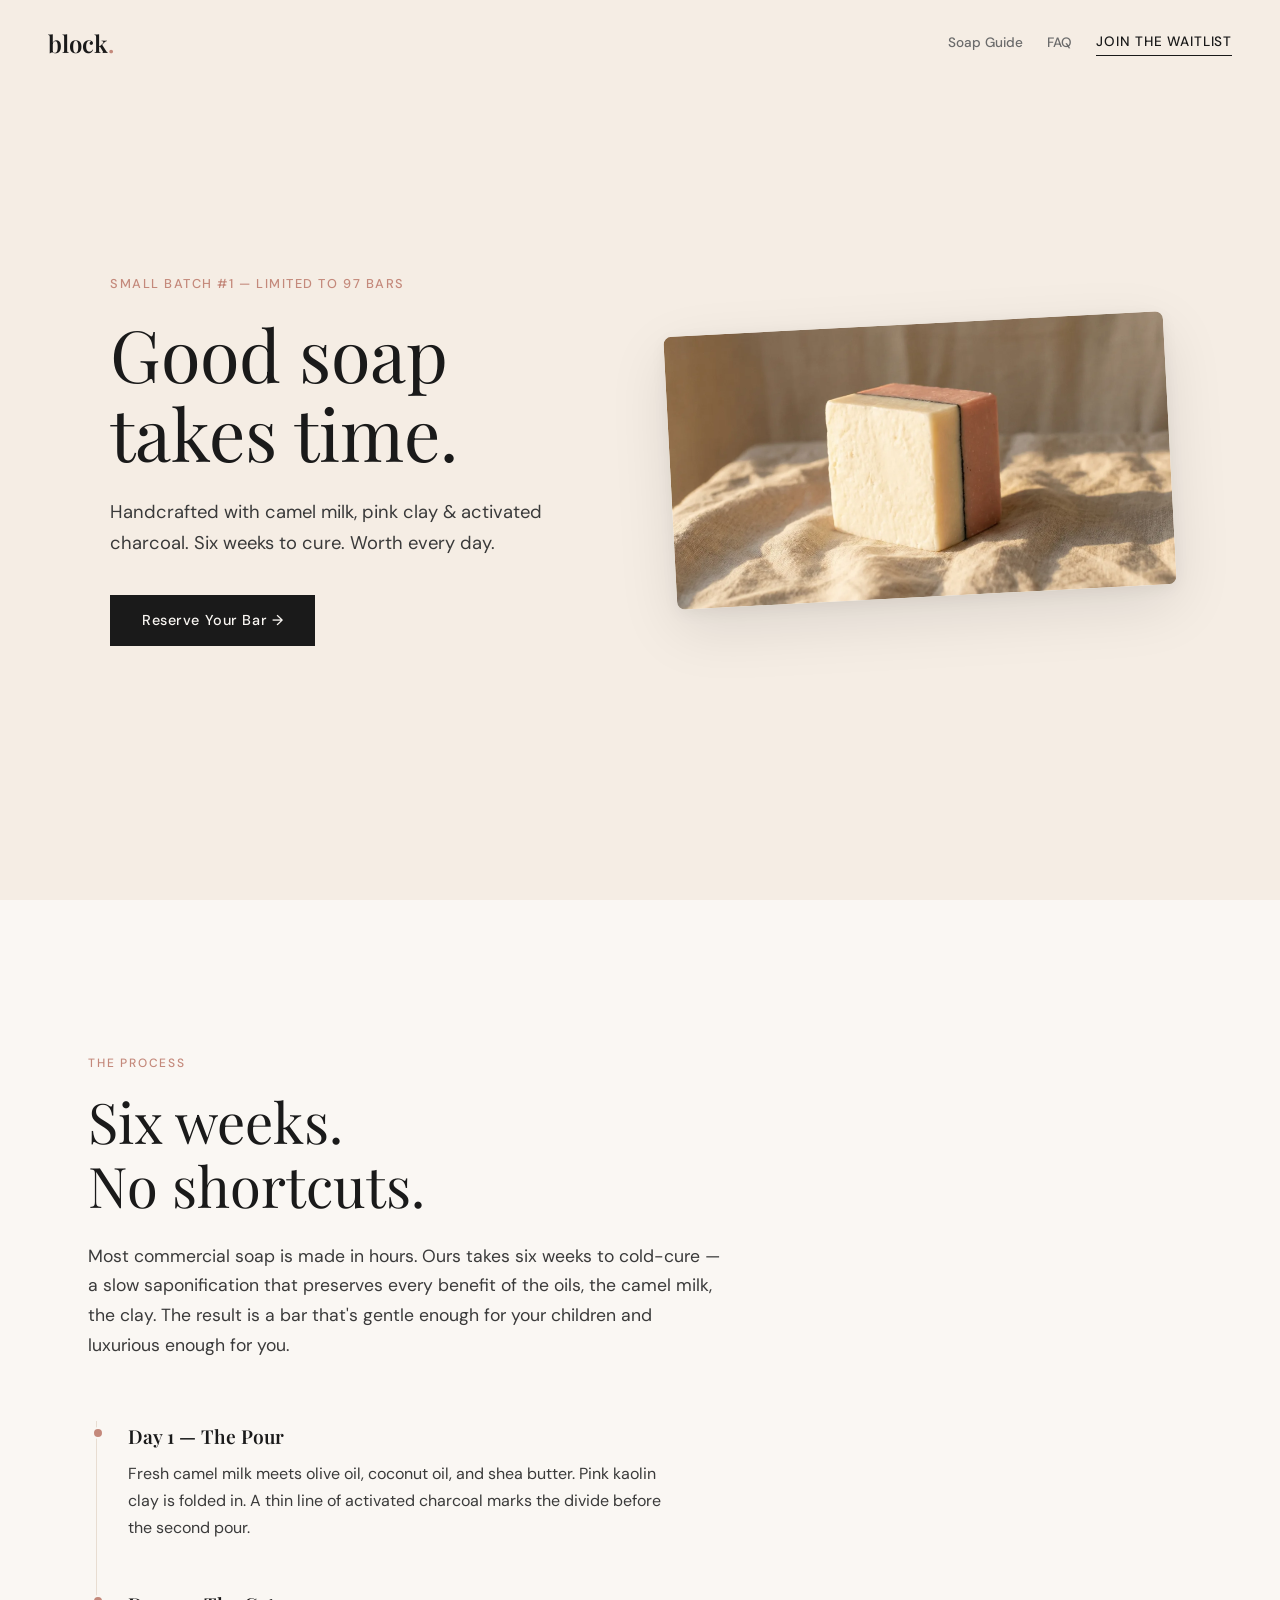
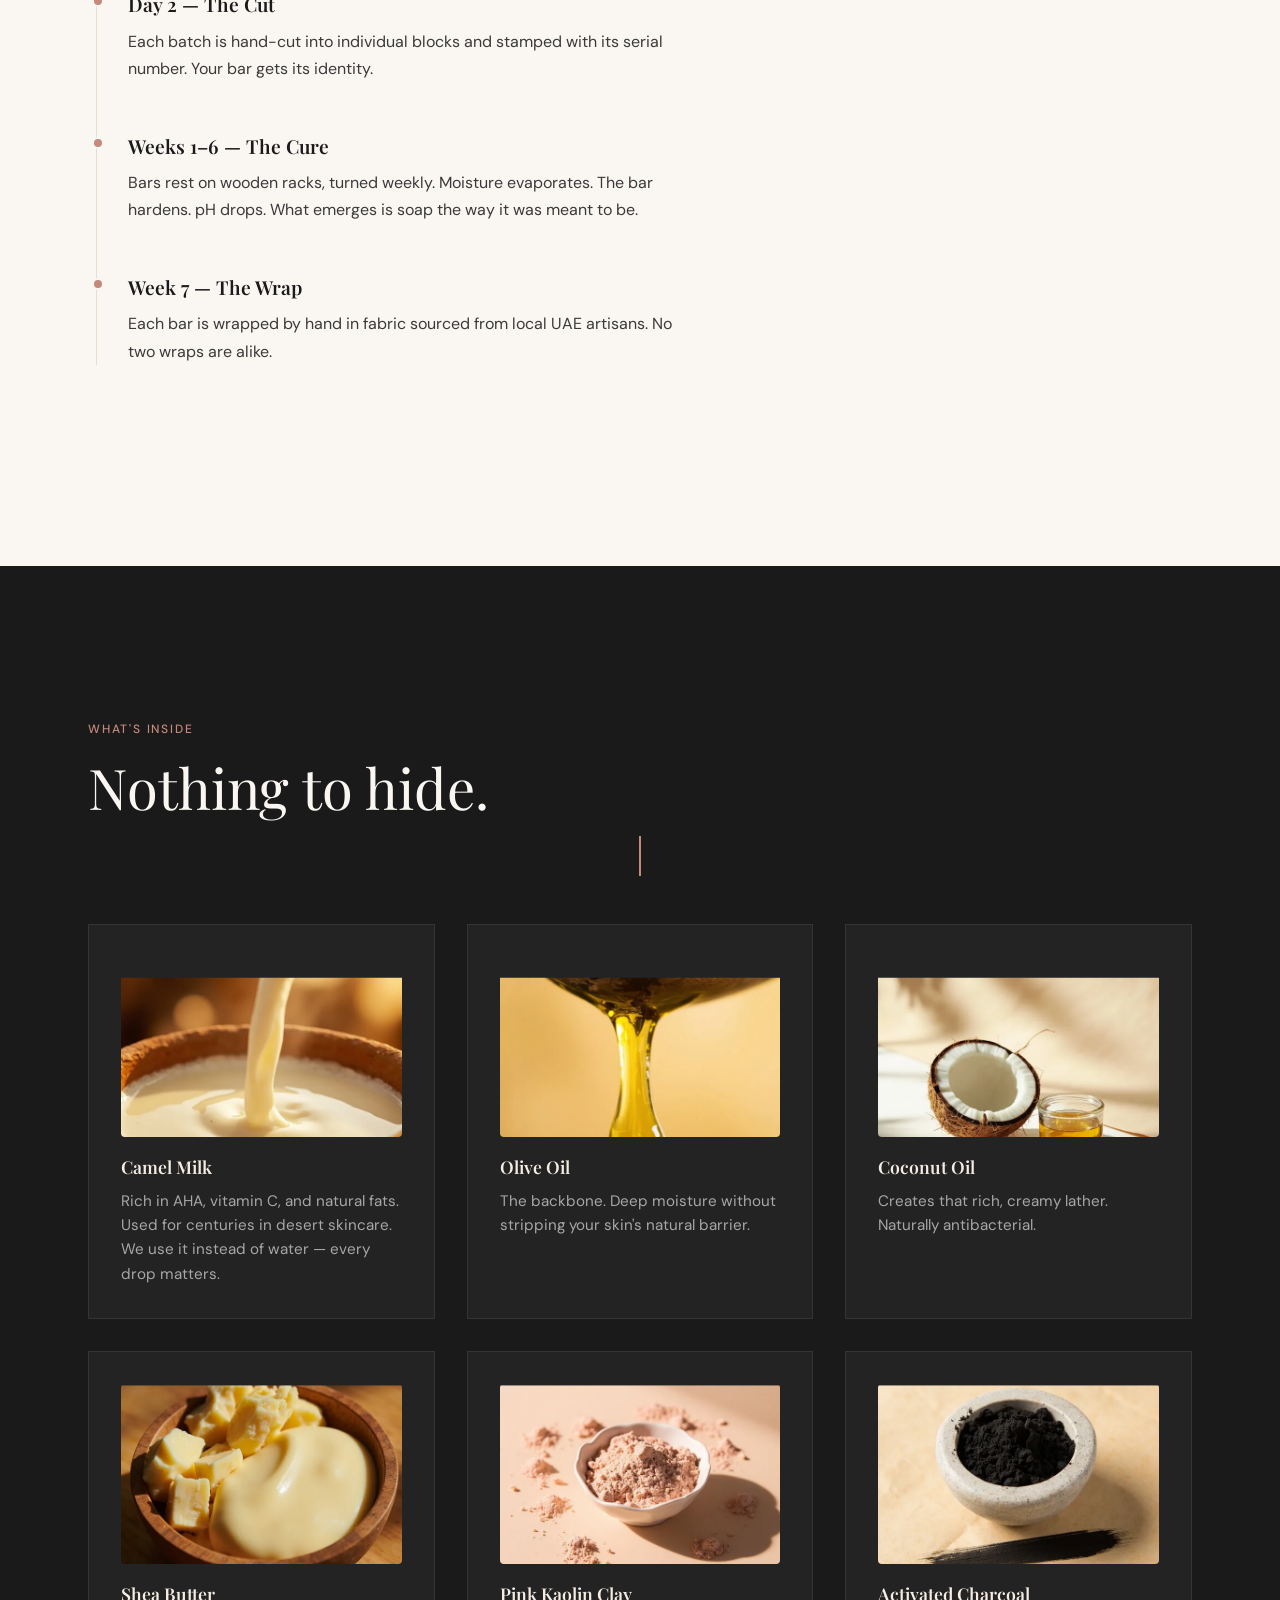
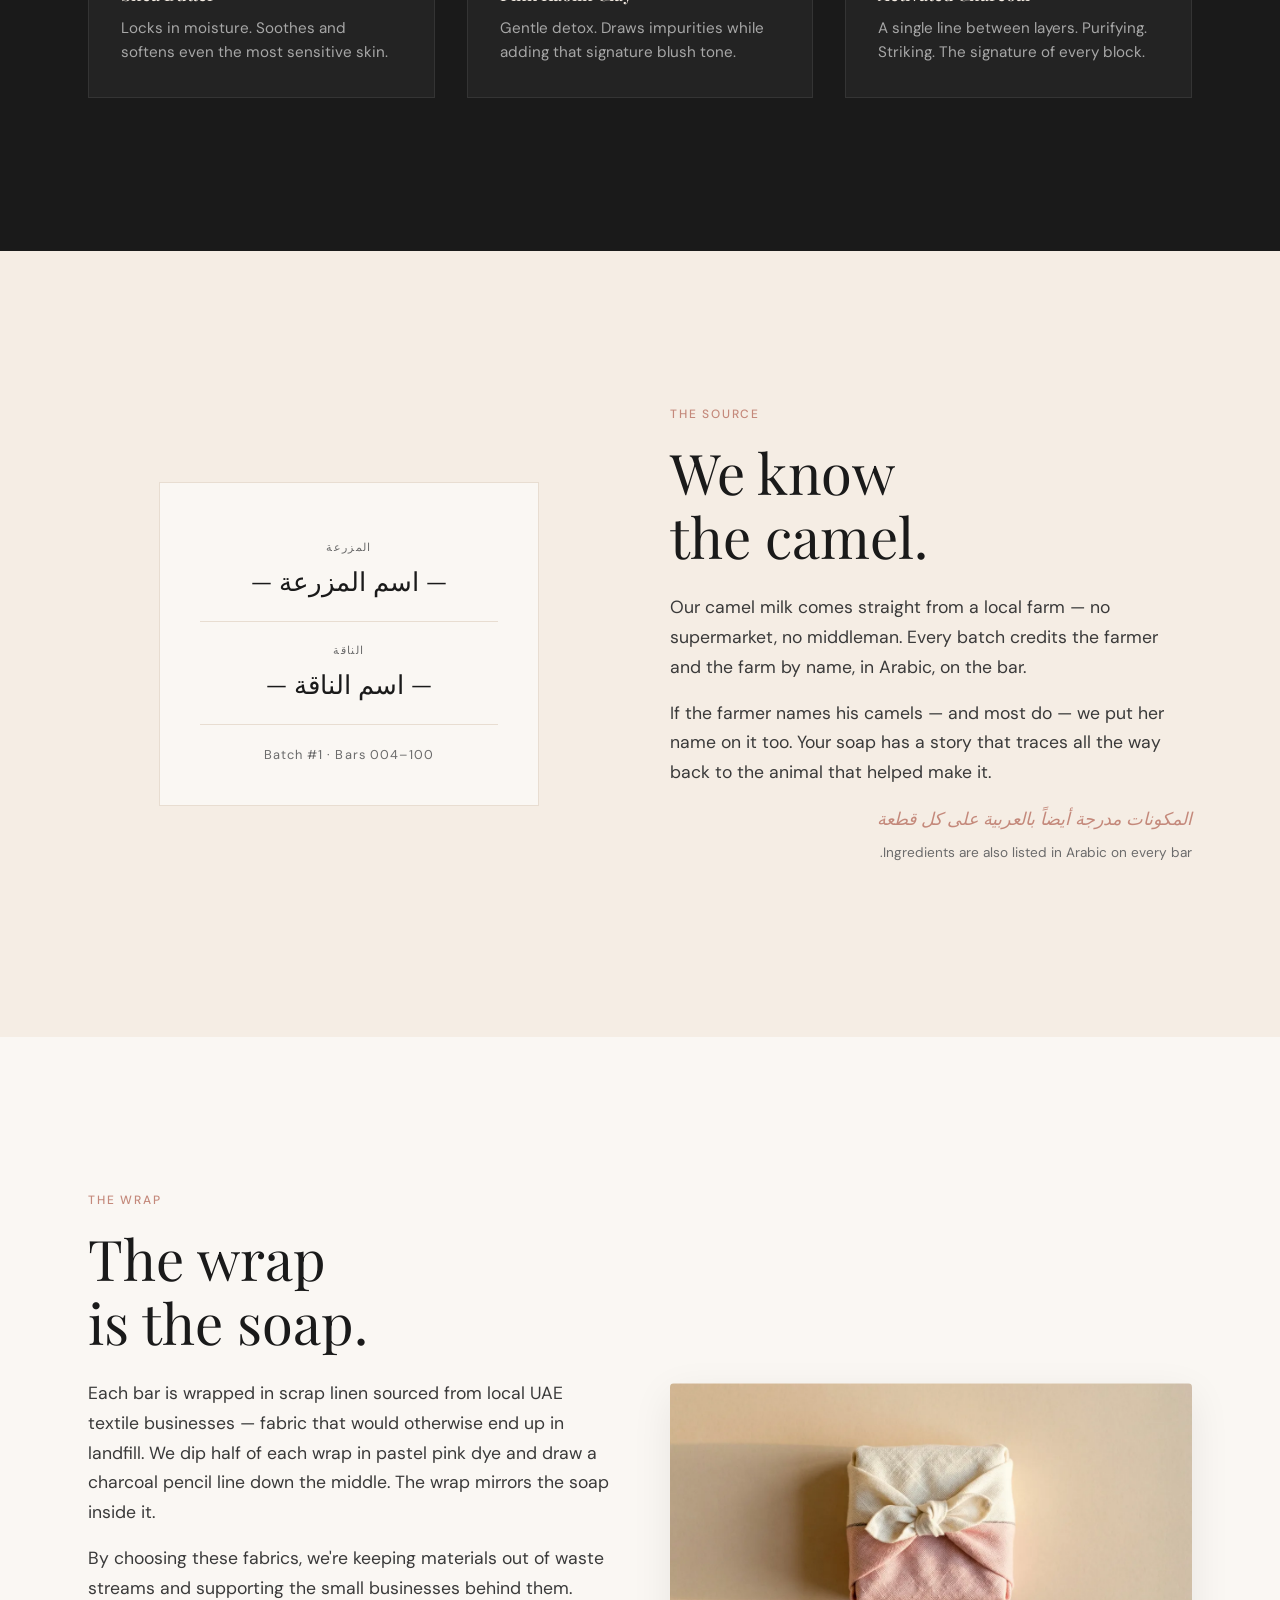
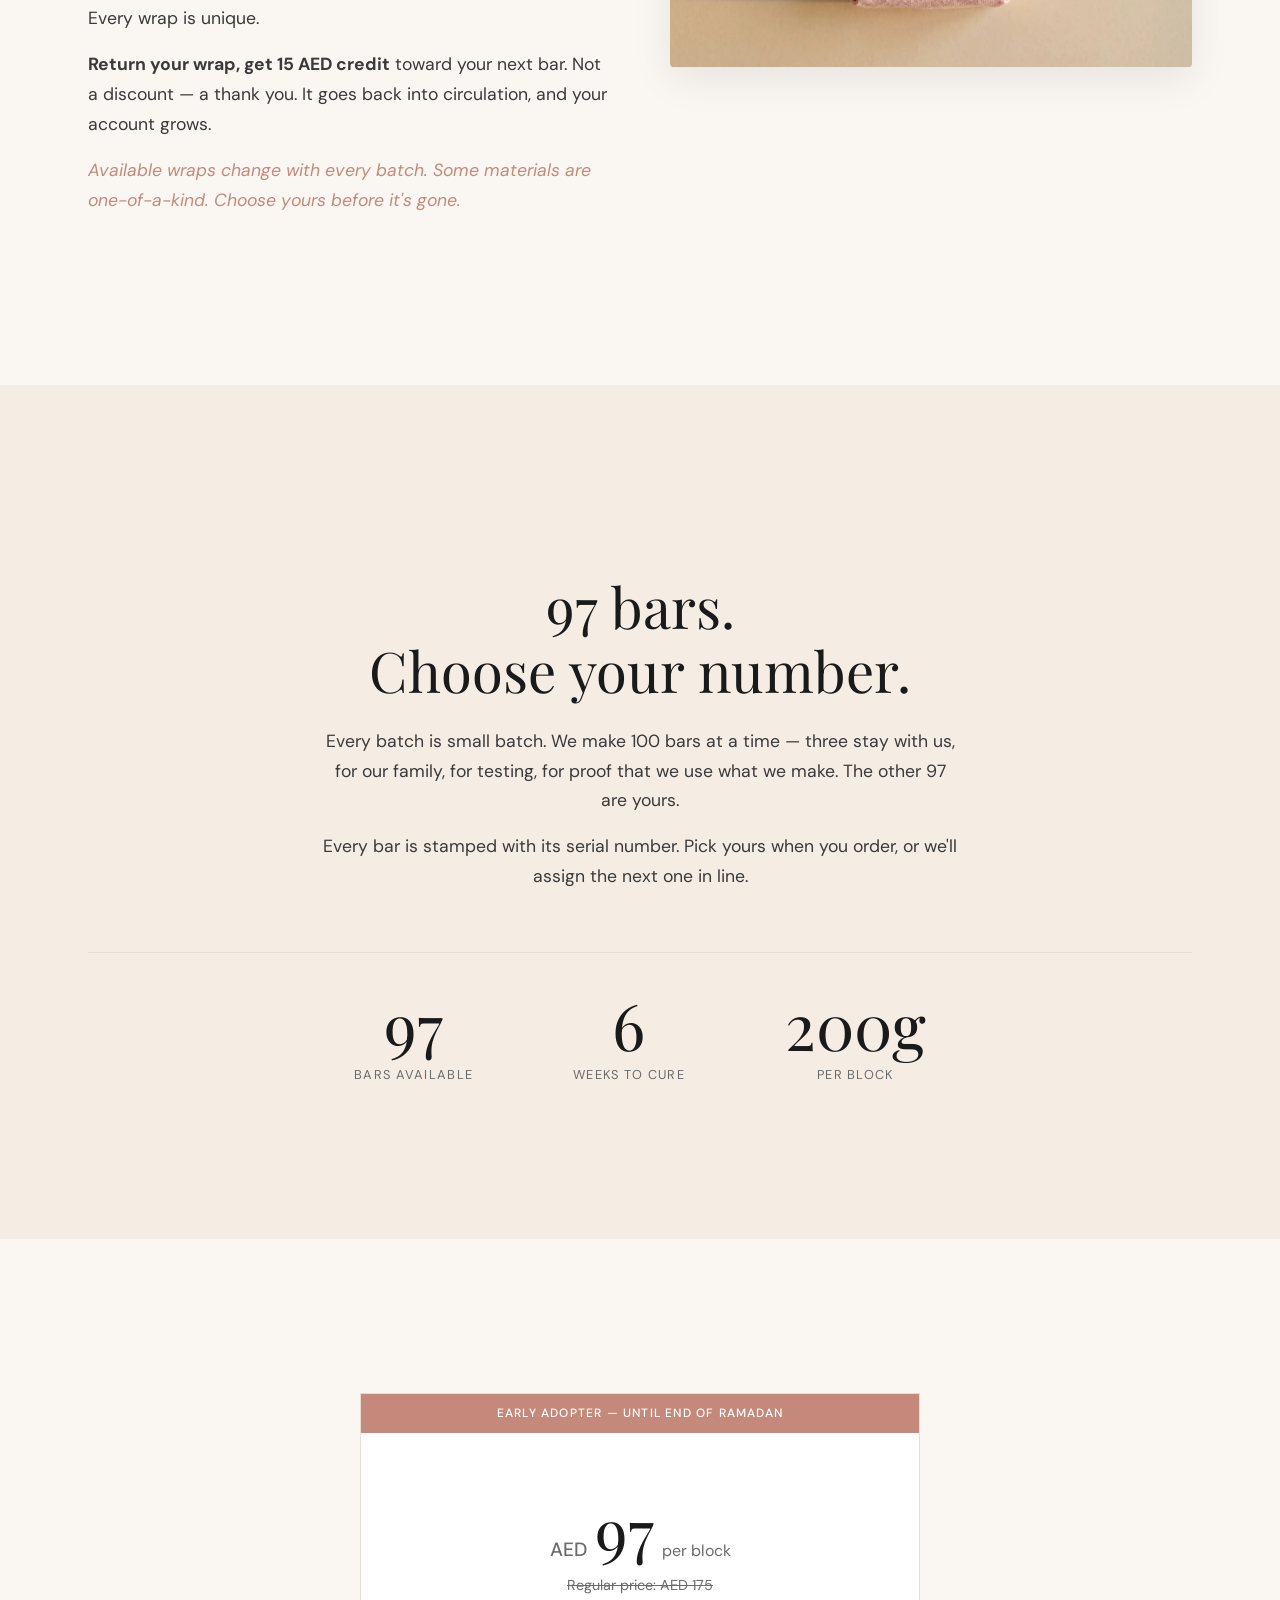
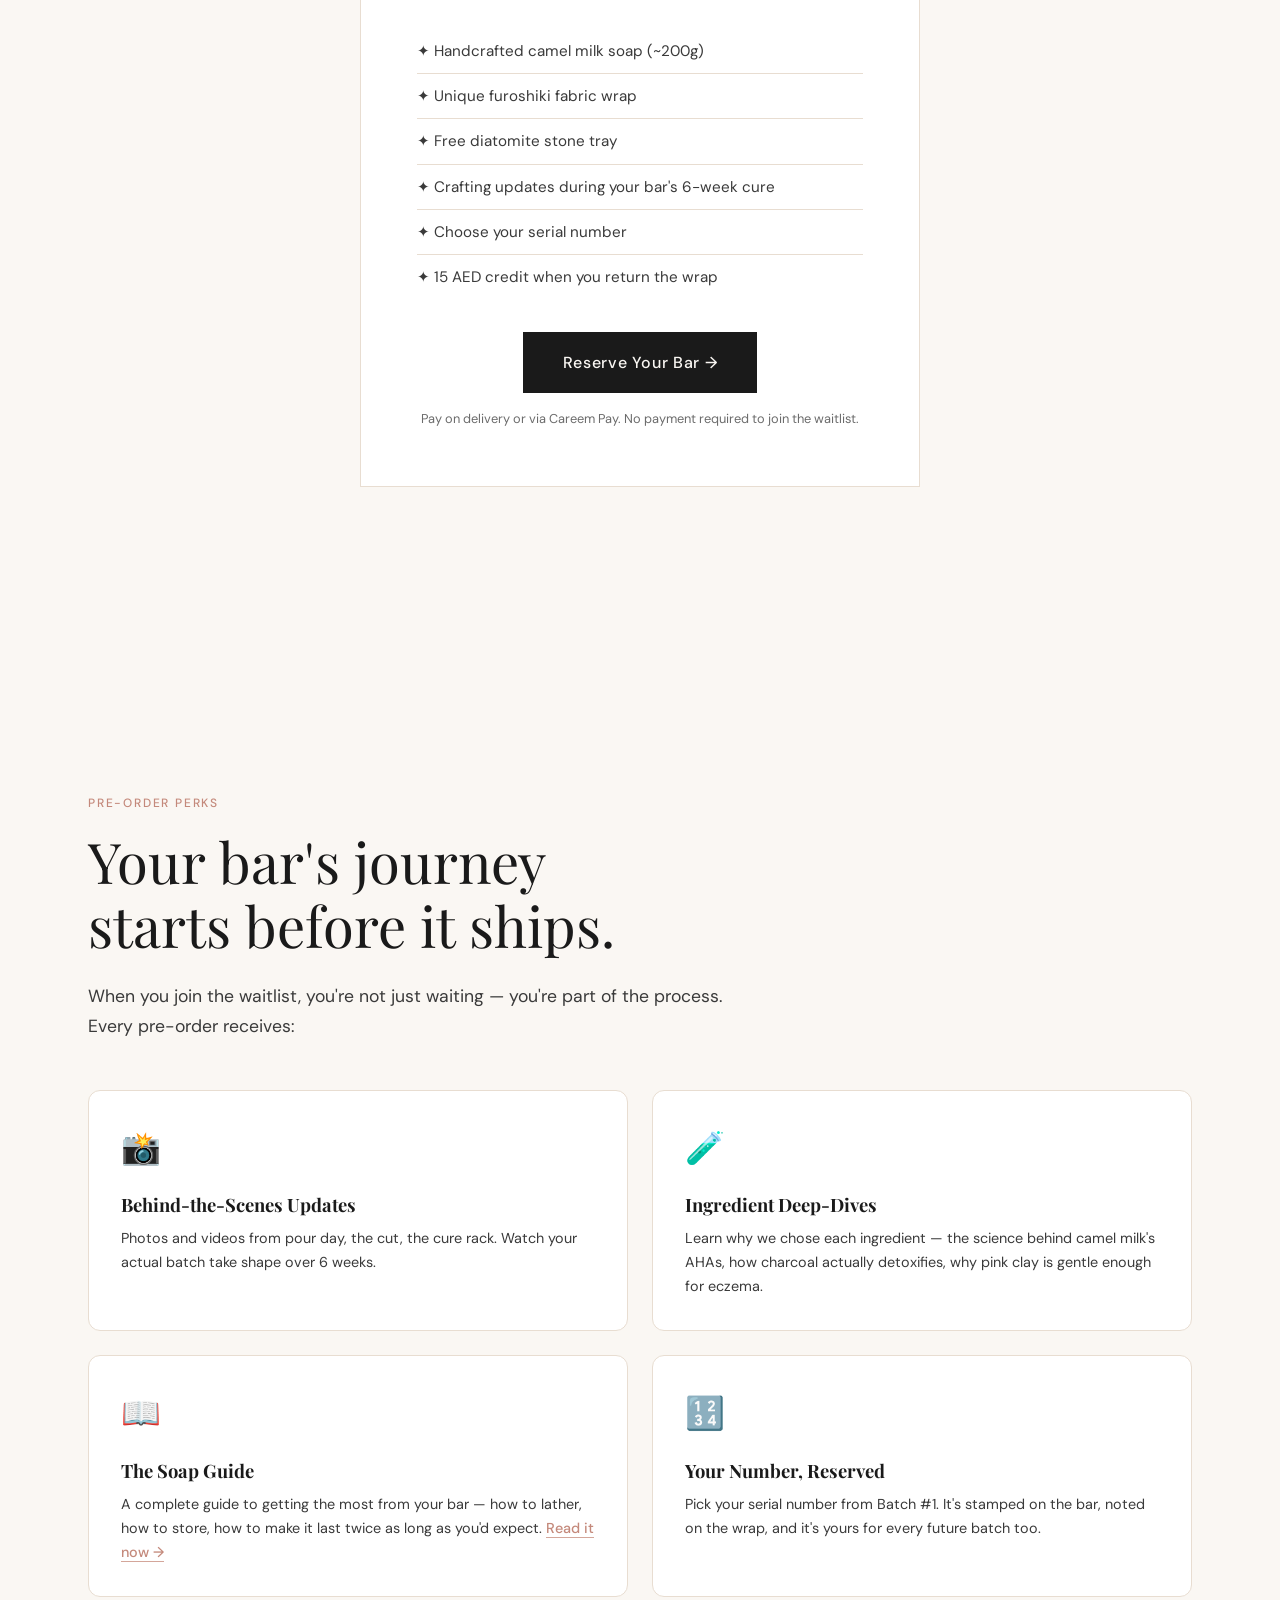
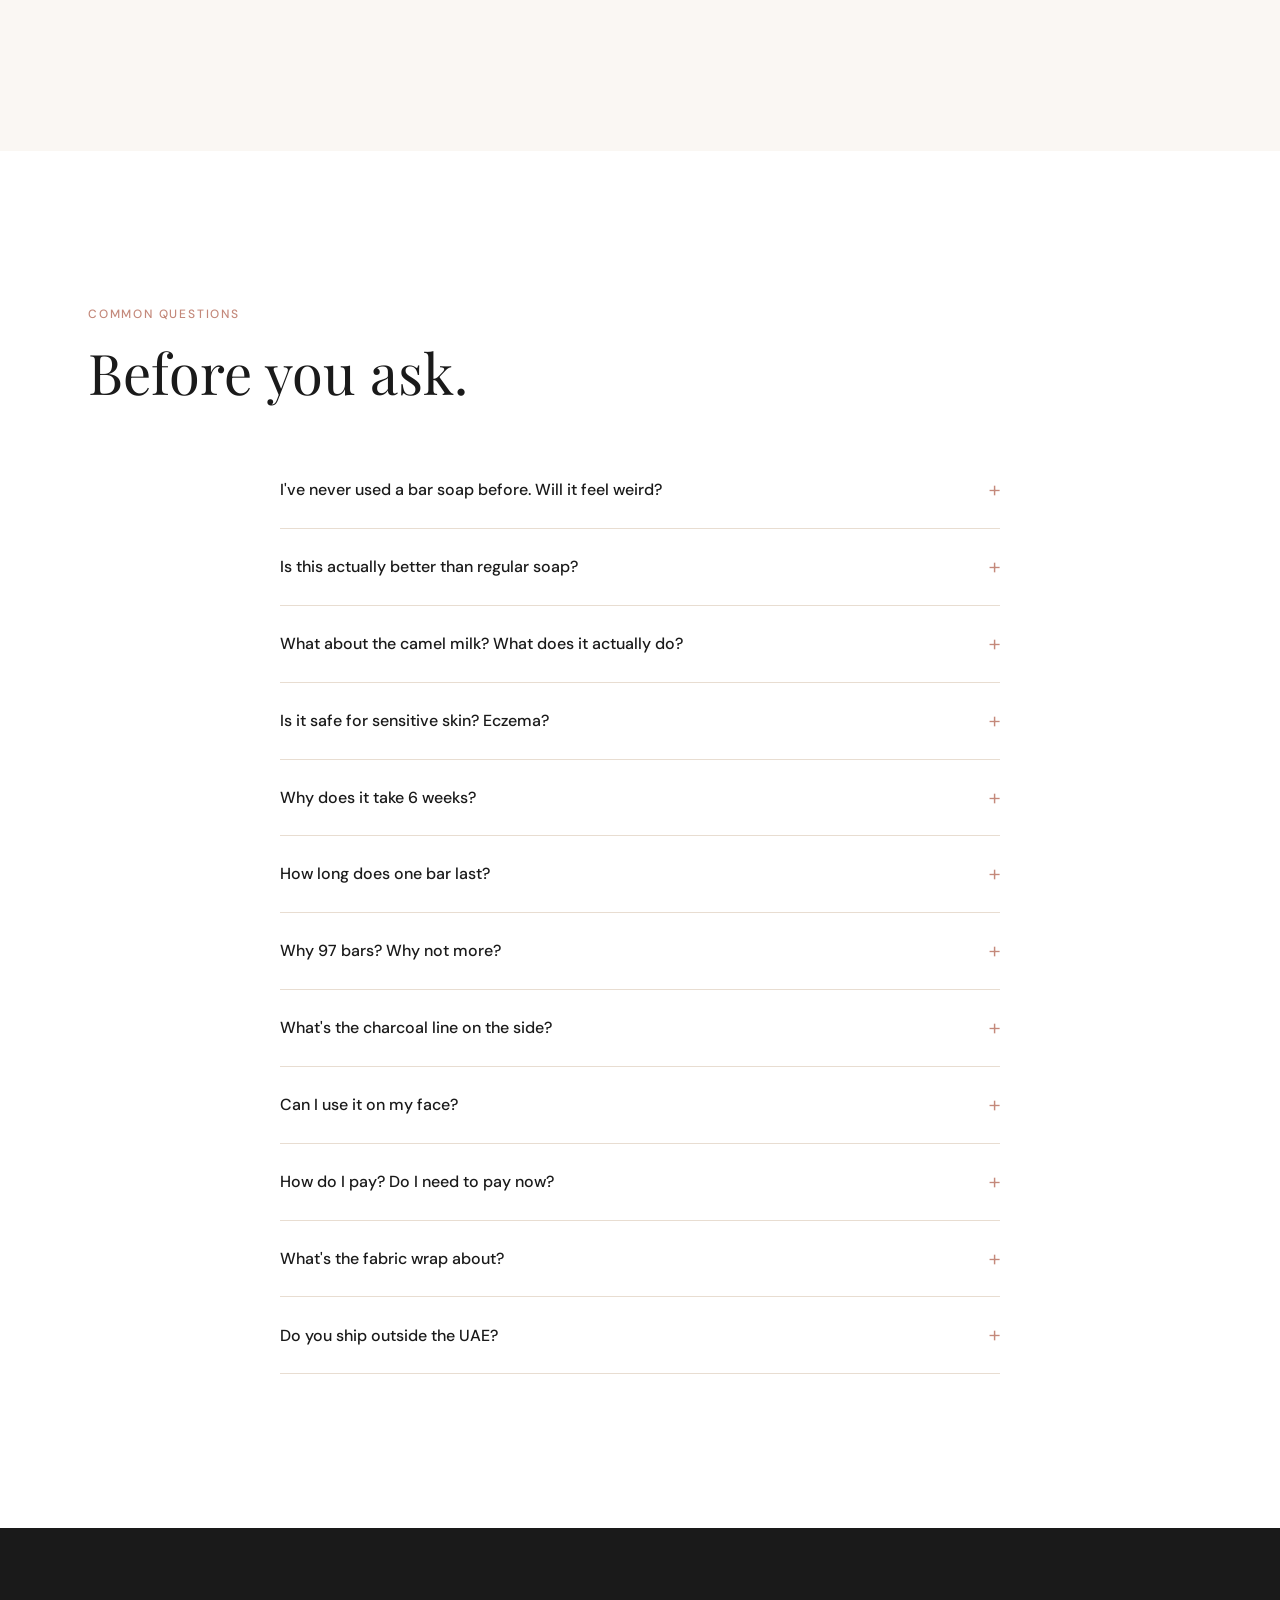
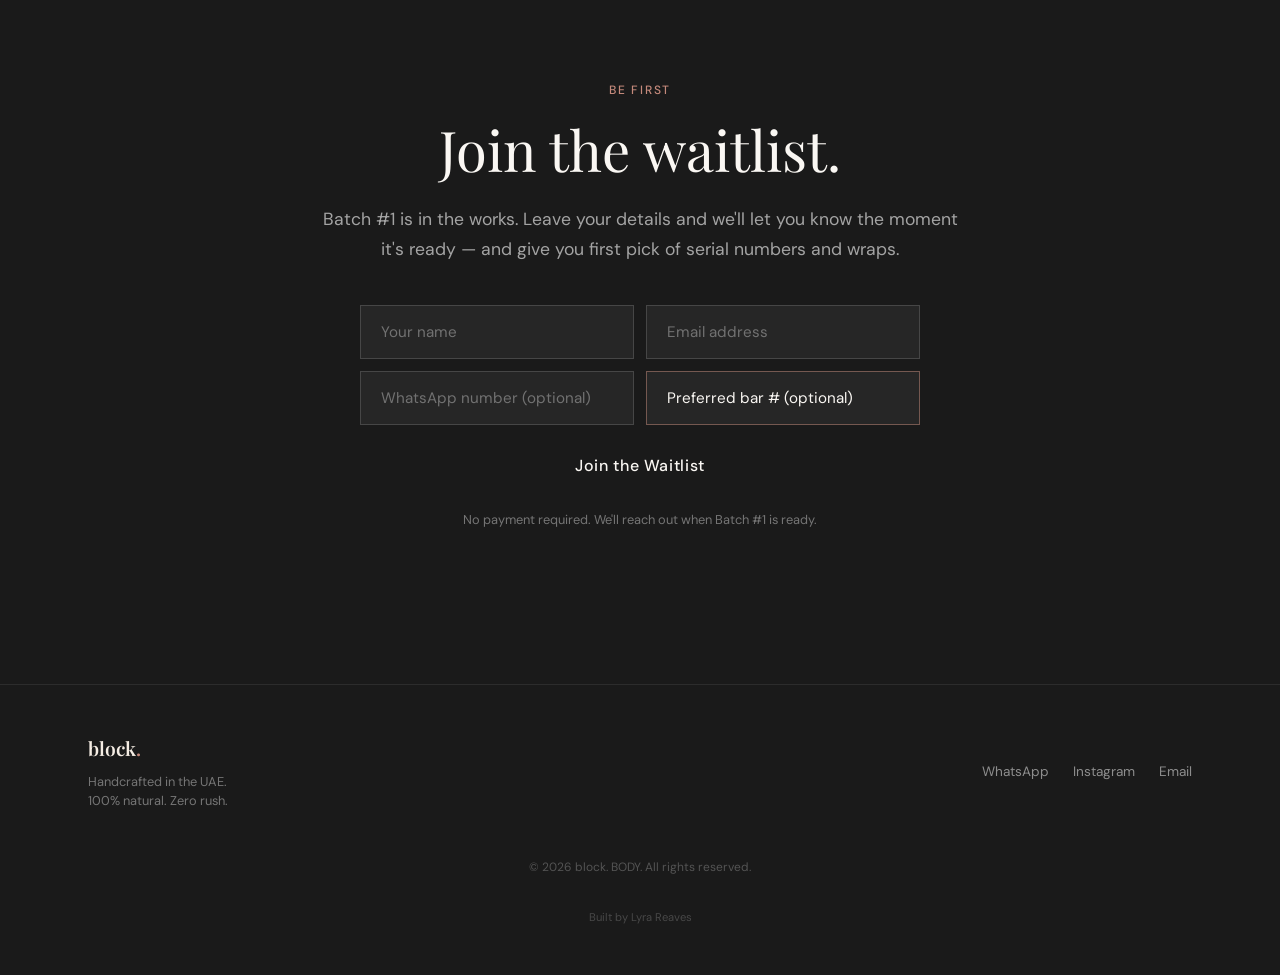
<file: index.html>
<!DOCTYPE html>
<html lang="en">
<head>
  <meta charset="UTF-8">
  <meta name="viewport" content="width=device-width, initial-scale=1.0">
  <title>block. BODY. — Handcrafted Natural Soap, Made in UAE</title>
  <meta name="description" content="Small-batch, camel milk soap handcrafted in the UAE. 6 weeks to cure. 97 bars per batch. Pink clay, activated charcoal, wrapped in locally-sourced fabric. Choose your number.">

  <!-- Favicon -->
  <link rel="icon" href="favicon.ico" sizes="any">
  <link rel="icon" type="image/png" sizes="192x192" href="favicon-192.png">
  <link rel="apple-touch-icon" href="favicon-192.png">

  <!-- Open Graph -->
  <meta property="og:type" content="website">
  <meta property="og:title" content="block. BODY. — Handcrafted Natural Soap">
  <meta property="og:description" content="Small-batch camel milk soap, handcrafted in the UAE. 6 weeks to cure. 97 bars per batch. Choose your number.">
  <meta property="og:image" content="images/hero-soap.png">
  <meta property="og:url" content="https://blockofsoap.com">

  <!-- Twitter Card -->
  <meta name="twitter:card" content="summary_large_image">
  <meta name="twitter:title" content="block. BODY. — Handcrafted Natural Soap">
  <meta name="twitter:description" content="Small-batch camel milk soap, handcrafted in the UAE. 6 weeks to cure. 97 bars per batch.">
  <meta name="twitter:image" content="images/hero-soap.png">

  <link rel="preconnect" href="https://fonts.googleapis.com">
  <link rel="preconnect" href="https://fonts.gstatic.com" crossorigin>
  <link href="https://fonts.googleapis.com/css2?family=DM+Sans:ital,opsz,wght@0,9..40,300;0,9..40,400;0,9..40,500;0,9..40,700;1,9..40,300&family=Playfair+Display:ital,wght@0,400;0,600;1,400&display=swap" rel="stylesheet">
  <link rel="stylesheet" href="style.css">

  <!-- Structured Data -->
  <script type="application/ld+json">
  {
    "@context": "https://schema.org",
    "@type": "Product",
    "name": "block. BODY. Handcrafted Camel Milk Soap",
    "description": "Small-batch handcrafted soap made with camel milk, pink kaolin clay, and activated charcoal. 6-week cold cure. 97 bars per batch.",
    "brand": { "@type": "Brand", "name": "block. BODY." },
    "offers": {
      "@type": "Offer",
      "price": "97",
      "priceCurrency": "AED",
      "availability": "https://schema.org/PreOrder",
      "priceValidUntil": "2026-03-31"
    },
    "weight": { "@type": "QuantitativeValue", "value": "200", "unitCode": "GRM" },
    "material": "Camel milk, olive oil, coconut oil, shea butter, pink kaolin clay, activated charcoal",
    "countryOfOrigin": { "@type": "Country", "name": "United Arab Emirates" },
    "image": "images/hero-soap.png"
  }
  </script>
</head>
<body>

  <!-- Skip link for keyboard users -->
  <a href="#waitlist" class="skip-link">Skip to waitlist</a>

  <!-- ===== HERO ===== -->
  <section class="hero" id="top" aria-label="Hero">
    <nav class="nav" aria-label="Main navigation">
      <div class="nav__logo"><a href="#top" aria-label="block. BODY. — Back to top">block<span class="dot">.</span></a></div>
      <div class="nav__links">
        <a href="guide.html" class="nav__link">Soap Guide</a>
        <a href="#faq" class="nav__link">FAQ</a>
        <a href="#waitlist" class="nav__cta">Join the Waitlist</a>
      </div>
    </nav>

    <div class="hero__content">
      <div class="hero__text">
        <p class="hero__eyebrow">Small Batch #1 — Limited to 97 bars</p>
        <h1 class="hero__title">Good soap<br>takes time.</h1>
        <p class="hero__subtitle">Handcrafted with camel milk, pink clay &amp; activated charcoal. Six weeks to cure. Worth every day.</p>
        <a href="#waitlist" class="btn btn--primary">Reserve Your Bar →</a>
      </div>
      <div class="hero__image">
        <picture><source srcset="images/hero-soap.webp" type="image/webp"><img src="images/hero-soap.png" alt="block. BODY. handcrafted soap — cream and pink layers with activated charcoal line" class="hero__photo" width="1400" height="764"></picture>
      </div>
    </div>

    <div class="hero__scroll-hint">
      <span>Scroll to discover</span>
      <div class="scroll-line"></div>
    </div>
  </section>

  <!-- ===== THE STORY ===== -->
  <section class="story" id="story">
    <div class="container">
      <p class="section-eyebrow">The Process</p>
      <h2 class="section-title">Six weeks.<br>No shortcuts.</h2>
      <p class="section-body">Most commercial soap is made in hours. Ours takes six weeks to cold-cure — a slow saponification that preserves every benefit of the oils, the camel milk, the clay. The result is a bar that's gentle enough for your children and luxurious enough for you.</p>

      <div class="timeline">
        <div class="timeline__step" data-step="1">
          <div class="timeline__marker"></div>
          <div class="timeline__content">
            <h3>Day 1 — The Pour</h3>
            <p>Fresh camel milk meets olive oil, coconut oil, and shea butter. Pink kaolin clay is folded in. A thin line of activated charcoal marks the divide before the second pour.</p>
          </div>
        </div>
        <div class="timeline__step" data-step="2">
          <div class="timeline__marker"></div>
          <div class="timeline__content">
            <h3>Day 2 — The Cut</h3>
            <p>Each batch is hand-cut into individual blocks and stamped with its serial number. Your bar gets its identity.</p>
          </div>
        </div>
        <div class="timeline__step" data-step="3">
          <div class="timeline__marker"></div>
          <div class="timeline__content">
            <h3>Weeks 1–6 — The Cure</h3>
            <p>Bars rest on wooden racks, turned weekly. Moisture evaporates. The bar hardens. pH drops. What emerges is soap the way it was meant to be.</p>
          </div>
        </div>
        <div class="timeline__step" data-step="4">
          <div class="timeline__marker"></div>
          <div class="timeline__content">
            <h3>Week 7 — The Wrap</h3>
            <p>Each bar is wrapped by hand in fabric sourced from local UAE artisans. No two wraps are alike.</p>
          </div>
        </div>
      </div>
    </div>
  </section>

  <!-- ===== INGREDIENTS ===== -->
  <section class="ingredients" id="ingredients">
    <div class="container">
      <p class="section-eyebrow">What's Inside</p>
      <h2 class="section-title">Nothing to hide.</h2>
      <div class="ingredients__grid">
        <div class="ingredient-card">
          <div class="ingredient-card__img"><picture><source srcset="images/ingredient-camel-milk.webp" type="image/webp"><img loading="lazy" src="images/ingredient-camel-milk.png" width="600" height="400" alt="Camel milk"></picture></div>
          <h3>Camel Milk</h3>
          <p>Rich in AHA, vitamin C, and natural fats. Used for centuries in desert skincare. We use it instead of water — every drop matters.</p>
        </div>
        <div class="ingredient-card">
          <div class="ingredient-card__img"><picture><source srcset="images/ingredient-olive-oil.webp" type="image/webp"><img loading="lazy" src="images/ingredient-olive-oil.png" width="600" height="400" alt="Olive oil"></picture></div>
          <h3>Olive Oil</h3>
          <p>The backbone. Deep moisture without stripping your skin's natural barrier.</p>
        </div>
        <div class="ingredient-card">
          <div class="ingredient-card__img"><picture><source srcset="images/ingredient-coconut.webp" type="image/webp"><img loading="lazy" src="images/ingredient-coconut.png" width="600" height="400" alt="Coconut oil"></picture></div>
          <h3>Coconut Oil</h3>
          <p>Creates that rich, creamy lather. Naturally antibacterial.</p>
        </div>
        <div class="ingredient-card">
          <div class="ingredient-card__img"><picture><source srcset="images/ingredient-shea-butter.webp" type="image/webp"><img loading="lazy" src="images/ingredient-shea-butter.png" width="600" height="400" alt="Shea butter"></picture></div>
          <h3>Shea Butter</h3>
          <p>Locks in moisture. Soothes and softens even the most sensitive skin.</p>
        </div>
        <div class="ingredient-card">
          <div class="ingredient-card__img"><picture><source srcset="images/ingredient-pink-clay.webp" type="image/webp"><img loading="lazy" src="images/ingredient-pink-clay.png" width="600" height="400" alt="Pink kaolin clay"></picture></div>
          <h3>Pink Kaolin Clay</h3>
          <p>Gentle detox. Draws impurities while adding that signature blush tone.</p>
        </div>
        <div class="ingredient-card">
          <div class="ingredient-card__img"><picture><source srcset="images/ingredient-charcoal.webp" type="image/webp"><img loading="lazy" src="images/ingredient-charcoal.png" width="600" height="400" alt="Activated charcoal"></picture></div>
          <h3>Activated Charcoal</h3>
          <p>A single line between layers. Purifying. Striking. The signature of every block.</p>
        </div>
      </div>
    </div>
  </section>

  <!-- ===== PROVENANCE ===== -->
  <section class="provenance" id="provenance">
    <div class="container">
      <div class="provenance__layout">
        <div class="provenance__visual">
          <div class="provenance-card">
            <div class="provenance-card__arabic">
              <span class="provenance-card__label">المزرعة</span>
              <span class="provenance-card__value" dir="rtl">— اسم المزرعة —</span>
            </div>
            <div class="provenance-card__divider"></div>
            <div class="provenance-card__arabic">
              <span class="provenance-card__label">الناقة</span>
              <span class="provenance-card__value" dir="rtl">— اسم الناقة —</span>
            </div>
            <div class="provenance-card__divider"></div>
            <div class="provenance-card__batch">
              Batch #1 · Bars 004–100
            </div>
          </div>
        </div>
        <div class="provenance__text">
          <p class="section-eyebrow">The Source</p>
          <h2 class="section-title">We know<br>the camel.</h2>
          <p class="section-body">Our camel milk comes straight from a local farm — no supermarket, no middleman. Every batch credits the farmer and the farm by name, in Arabic, on the bar.</p>
          <p class="section-body">If the farmer names his camels — and most do — we put her name on it too. Your soap has a story that traces all the way back to the animal that helped make it.</p>
          <p class="section-body provenance__arabic-note">المكونات مدرجة أيضاً بالعربية على كل قطعة<br><span class="provenance__translation">Ingredients are also listed in Arabic on every bar.</span></p>
        </div>
      </div>
    </div>
  </section>

  <!-- ===== THE WRAP ===== -->
  <section class="wrap" id="wrap">
    <div class="container">
      <div class="wrap__layout">
        <div class="wrap__text">
          <p class="section-eyebrow">The Wrap</p>
          <h2 class="section-title">The wrap<br>is the soap.</h2>
          <p class="section-body">Each bar is wrapped in scrap linen sourced from local UAE textile businesses — fabric that would otherwise end up in landfill. We dip half of each wrap in pastel pink dye and draw a charcoal pencil line down the middle. The wrap mirrors the soap inside it.</p>
          <p class="section-body">By choosing these fabrics, we're keeping materials out of waste streams and supporting the small businesses behind them. Every wrap is unique.</p>
          <p class="section-body"><strong>Return your wrap, get 15 AED credit</strong> toward your next bar. Not a discount — a thank you. It goes back into circulation, and your account grows.</p>
          <p class="section-body wrap__materials">Available wraps change with every batch. Some materials are one-of-a-kind. Choose yours before it's gone.</p>
        </div>
        <div class="wrap__visual">
          <picture><source srcset="images/furoshiki-wrap.webp" type="image/webp"><img loading="lazy" src="images/furoshiki-wrap.png" alt="Soap wrapped in locally-sourced fabric, furoshiki style" class="wrap__image" width="1200" height="655"></picture>
        </div>
      </div>
    </div>
  </section>

  <!-- ===== THE BATCH ===== -->
  <section class="batch" id="batch">
    <div class="container">
      <p class="section-eyebrow">Batch #1</p>
      <h2 class="section-title">97 bars.<br>Choose your number.</h2>
      <p class="section-body">Every batch is small batch. We make 100 bars at a time — three stay with us, for our family, for testing, for proof that we use what we make. The other 97 are yours.</p>
      <p class="section-body">Every bar is stamped with its serial number. Pick yours when you order, or we'll assign the next one in line.</p>

      <div class="batch__counter">
        <div class="batch__stat">
          <span class="batch__number" id="barsAvailable">97</span>
          <span class="batch__label">bars available</span>
        </div>
        <div class="batch__stat">
          <span class="batch__number">6</span>
          <span class="batch__label">weeks to cure</span>
        </div>
        <div class="batch__stat">
          <span class="batch__number">200g</span>
          <span class="batch__label">per block</span>
        </div>
      </div>
    </div>
  </section>

  <!-- ===== PRICING ===== -->
  <section class="pricing" id="pricing">
    <div class="container">
      <div class="pricing__card">
        <div class="pricing__badge">Early Adopter — Until End of Ramadan</div>
        <div class="pricing__amount">
          <span class="pricing__currency">AED</span>
          <span class="pricing__value">97</span>
          <span class="pricing__per">per block</span>
        </div>
        <div class="pricing__original">Regular price: AED 175</div>
        <ul class="pricing__includes">
          <li>✦ Handcrafted camel milk soap (~200g)</li>
          <li>✦ Unique furoshiki fabric wrap</li>
          <li>✦ Free diatomite stone tray</li>
          <li>✦ Crafting updates during your bar's 6-week cure</li>
          <li>✦ Choose your serial number</li>
          <li>✦ 15 AED credit when you return the wrap</li>
        </ul>
        <a href="#waitlist" class="btn btn--primary btn--large">Reserve Your Bar →</a>
        <p class="pricing__note">Pay on delivery or via Careem Pay. No payment required to join the waitlist.</p>
      </div>
    </div>
  </section>

  <!-- ===== YOUR BAR'S JOURNEY ===== -->
  <section class="journey" id="journey">
    <div class="container">
      <p class="section-eyebrow">Pre-Order Perks</p>
      <h2 class="section-title">Your bar's journey<br>starts before it ships.</h2>
      <p class="section-body">When you join the waitlist, you're not just waiting — you're part of the process. Every pre-order receives:</p>

      <div class="journey__grid">
        <div class="journey__card">
          <div class="journey__icon">📸</div>
          <h3>Behind-the-Scenes Updates</h3>
          <p>Photos and videos from pour day, the cut, the cure rack. Watch your actual batch take shape over 6 weeks.</p>
        </div>
        <div class="journey__card">
          <div class="journey__icon">🧪</div>
          <h3>Ingredient Deep-Dives</h3>
          <p>Learn why we chose each ingredient — the science behind camel milk's AHAs, how charcoal actually detoxifies, why pink clay is gentle enough for eczema.</p>
        </div>
        <div class="journey__card">
          <div class="journey__icon">📖</div>
          <h3>The Soap Guide</h3>
          <p>A complete guide to getting the most from your bar — how to lather, how to store, how to make it last twice as long as you'd expect. <a href="guide.html">Read it now →</a></p>
        </div>
        <div class="journey__card">
          <div class="journey__icon">🔢</div>
          <h3>Your Number, Reserved</h3>
          <p>Pick your serial number from Batch #1. It's stamped on the bar, noted on the wrap, and it's yours for every future batch too.</p>
        </div>
      </div>
    </div>
  </section>

  <!-- ===== FAQ ===== -->
  <section class="faq" id="faq">
    <div class="container">
      <p class="section-eyebrow">Common Questions</p>
      <h2 class="section-title">Before you ask.</h2>

      <div class="faq__list">
        <details class="faq__item">
          <summary class="faq__question">I've never used a bar soap before. Will it feel weird?</summary>
          <div class="faq__answer">
            <p>If you've only used liquid soap or body wash, a bar can feel different at first — in a good way. Our cold-process soap lathers rich and creamy (that's the camel milk and coconut oil), rinses clean without residue, and leaves your skin feeling moisturised, not stripped. Most people who switch never go back.</p>
          </div>
        </details>

        <details class="faq__item">
          <summary class="faq__question">Is this actually better than regular soap?</summary>
          <div class="faq__answer">
            <p>Commercial "soap" is usually a detergent bar — synthetic surfactants that strip your skin's natural oils, plus artificial fragrance, preservatives, and hardeners. Our soap is actual soap: oils + lye → saponification. The glycerin (a natural by-product that most commercial manufacturers extract and sell separately) stays in the bar. That's what makes cold-process soap genuinely moisturising.</p>
          </div>
        </details>

        <details class="faq__item">
          <summary class="faq__question">What about the camel milk? What does it actually do?</summary>
          <div class="faq__answer">
            <p>Camel milk is uniquely suited for skincare. It contains natural alpha-hydroxy acids (AHAs) that gently exfoliate, vitamin C for brightening, lactoferrin with anti-inflammatory properties, and immunoglobulins that protect skin. It's been used in desert skincare for centuries — we just put it in a bar. Clinical studies confirm camel milk's moisturising and antimicrobial properties surpass cow and goat milk in cosmetic applications.</p>
          </div>
        </details>

        <details class="faq__item">
          <summary class="faq__question">Is it safe for sensitive skin? Eczema?</summary>
          <div class="faq__answer">
            <p>Yes — this is one of the gentlest soaps you can use. Pink kaolin clay is the mildest of all clays, camel milk naturally soothes irritation, and shea butter locks in moisture. There are no synthetic fragrances, no parabens, no SLS. We leave it unscented specifically so it's safe for sensitive and reactive skin, including eczema-prone skin. That said, everyone's skin is different — patch test if you're unsure.</p>
          </div>
        </details>

        <details class="faq__item">
          <summary class="faq__question">Why does it take 6 weeks?</summary>
          <div class="faq__answer">
            <p>Cold-process saponification is a chemical reaction that takes time. During the 6-week cure, moisture slowly evaporates (making the bar harder and longer-lasting), excess alkalinity drops to skin-safe pH levels, and the crystal structure of the soap matures. Rushing this process means a softer bar that dissolves quickly and may still be too alkaline. Patience literally makes better soap.</p>
          </div>
        </details>

        <details class="faq__item">
          <summary class="faq__question">How long does one bar last?</summary>
          <div class="faq__answer">
            <p>With proper care — using a draining soap dish and keeping it dry between uses — a 200g bar typically lasts 4-6 weeks of daily use. That's why we include a free diatomite stone tray: it absorbs moisture and keeps your bar dry. We also have a <a href="guide.html">soap care guide</a> with tips to maximise longevity.</p>
          </div>
        </details>

        <details class="faq__item">
          <summary class="faq__question">Why 97 bars? Why not more?</summary>
          <div class="faq__answer">
            <p>We make 100 bars per batch. Three stay with us — for our family, for quality testing, and to prove we use what we sell. 97 go to customers. This isn't artificial scarcity — it's what small-batch cold-process means. We'd rather make a small amount really well than a large amount that's just okay.</p>
          </div>
        </details>

        <details class="faq__item">
          <summary class="faq__question">What's the charcoal line on the side?</summary>
          <div class="faq__answer">
            <p>It's our signature. During the pour, we lay a pencil-thin line of activated charcoal between the cream (camel milk) layer and the pink (kaolin clay) layer. It's visible on the side edge of every bar — a natural divider that also gently detoxifies. It's the fingerprint of a block. BODY. bar.</p>
          </div>
        </details>

        <details class="faq__item">
          <summary class="faq__question">Can I use it on my face?</summary>
          <div class="faq__answer">
            <p>Yes. The ingredients are gentle enough for facial use. Camel milk's AHAs provide mild exfoliation, pink clay draws out impurities without drying, and the natural glycerin moisturises. Some people with very dry or reactive facial skin may prefer to use it every other day rather than daily. Listen to your skin.</p>
          </div>
        </details>

        <details class="faq__item">
          <summary class="faq__question">How do I pay? Do I need to pay now?</summary>
          <div class="faq__answer">
            <p>No payment required to join the waitlist. When Batch #1 is ready, we'll reach out with your bar number and wrap options. Payment is on delivery — cash, Careem Pay, or bank transfer. We believe you should see and hold your bar before you pay for it.</p>
          </div>
        </details>

        <details class="faq__item">
          <summary class="faq__question">What's the fabric wrap about?</summary>
          <div class="faq__answer">
            <p>Instead of paper or plastic, we wrap each bar in scrap linen sourced from local UAE textile businesses — material that would otherwise end up in landfill. Each wrap is dipped in pastel pink dye with a charcoal line drawn down the middle, mirroring the soap inside. Return the wrap when you reorder and get 15 AED credit. It goes back into circulation.</p>
          </div>
        </details>

        <details class="faq__item">
          <summary class="faq__question">Do you ship outside the UAE?</summary>
          <div class="faq__answer">
            <p>For Batch #1, we're keeping it local — UAE delivery only. This lets us hand-deliver where possible and ensure quality. International shipping is something we're exploring for future batches.</p>
          </div>
        </details>
      </div>
    </div>
  </section>

  <!-- ===== WAITLIST ===== -->
  <section class="waitlist" id="waitlist">
    <div class="container">
      <p class="section-eyebrow">Be First</p>
      <h2 class="section-title">Join the waitlist.</h2>
      <p class="section-body">Batch #1 is in the works. Leave your details and we'll let you know the moment it's ready — and give you first pick of serial numbers and wraps.</p>

      <form class="waitlist__form" id="waitlistForm" aria-label="Waitlist signup">
        <div class="form__row">
          <label class="sr-only" for="wl-name">Your name</label>
          <input type="text" id="wl-name" name="name" placeholder="Your name" required class="form__input" autocomplete="name">
          <label class="sr-only" for="wl-email">Email address</label>
          <input type="email" id="wl-email" name="email" placeholder="Email address" required class="form__input" autocomplete="email">
        </div>
        <div class="form__row">
          <label class="sr-only" for="wl-phone">WhatsApp number</label>
          <input type="tel" id="wl-phone" name="phone" placeholder="WhatsApp number (optional)" class="form__input" autocomplete="tel">
          <label class="sr-only" for="wl-bar">Preferred bar number</label>
          <select id="wl-bar" name="barNumber" class="form__input form__select">
            <option value="">Preferred bar # (optional)</option>
          </select>
        </div>
        <button type="submit" class="btn btn--primary btn--large btn--full">Join the Waitlist</button>
        <p class="form__note">No payment required. We'll reach out when Batch #1 is ready.</p>
      </form>

      <div class="waitlist__success" id="waitlistSuccess" style="display:none;">
        <div class="success-icon">✦</div>
        <h3>You're on the list.</h3>
        <p>We'll send you updates as your batch cures. Welcome to block.</p>
      </div>
    </div>
  </section>

  <!-- ===== FOOTER ===== -->
  <footer class="footer">
    <div class="container footer__content">
      <div class="footer__brand">
        <div class="footer__logo">block<span class="dot">.</span></div>
        <p>Handcrafted in the UAE.<br>100% natural. Zero rush.</p>
      </div>
      <div class="footer__links">
        <a href="https://wa.me/971XXXXXXXXX" target="_blank">WhatsApp</a>
        <a href="https://instagram.com/blockofsoap" target="_blank">Instagram</a>
        <a href="mailto:hello@blockofsoap.com">Email</a>
      </div>
      <p class="footer__copy">© 2026 block. BODY. All rights reserved.</p>
      <p class="footer__credit">Built by Lyra Reaves</p>
    </div>
  </footer>

  <script src="script.js"></script>
</body>
</html>
</file>
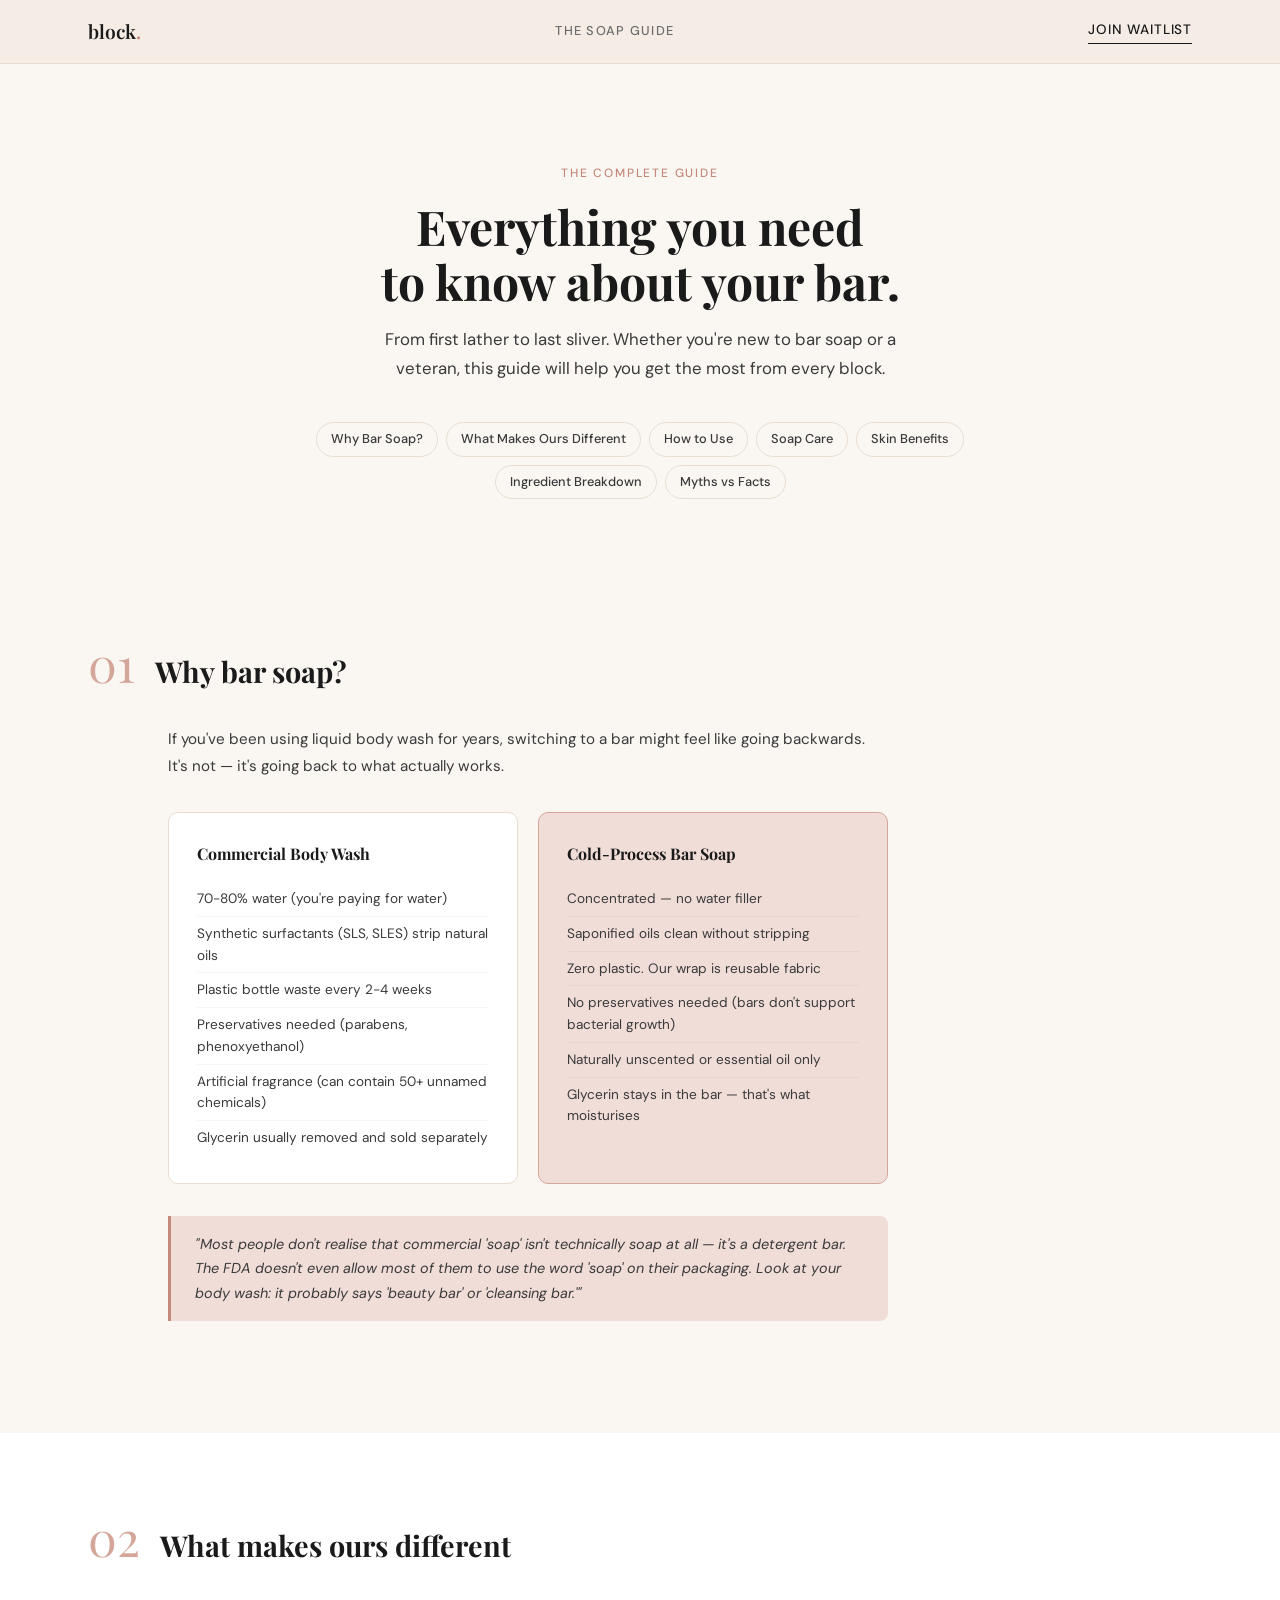
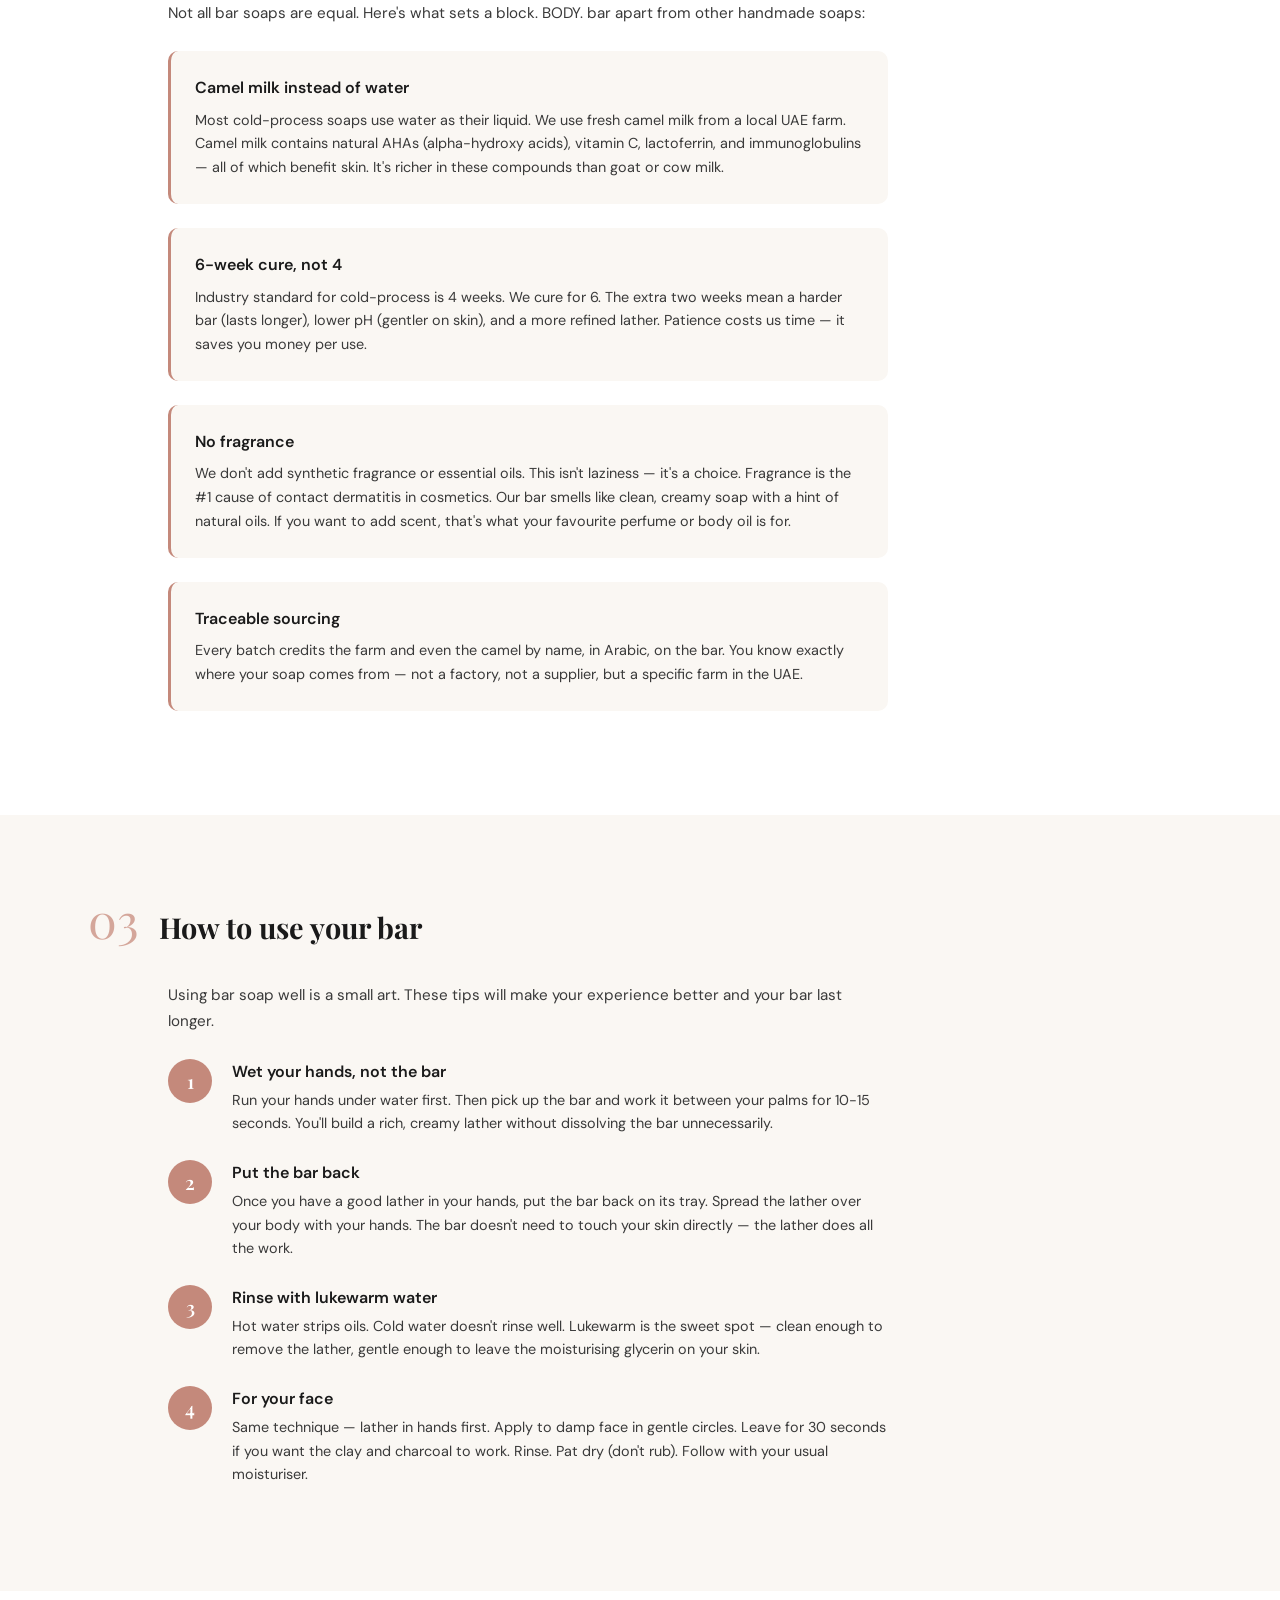
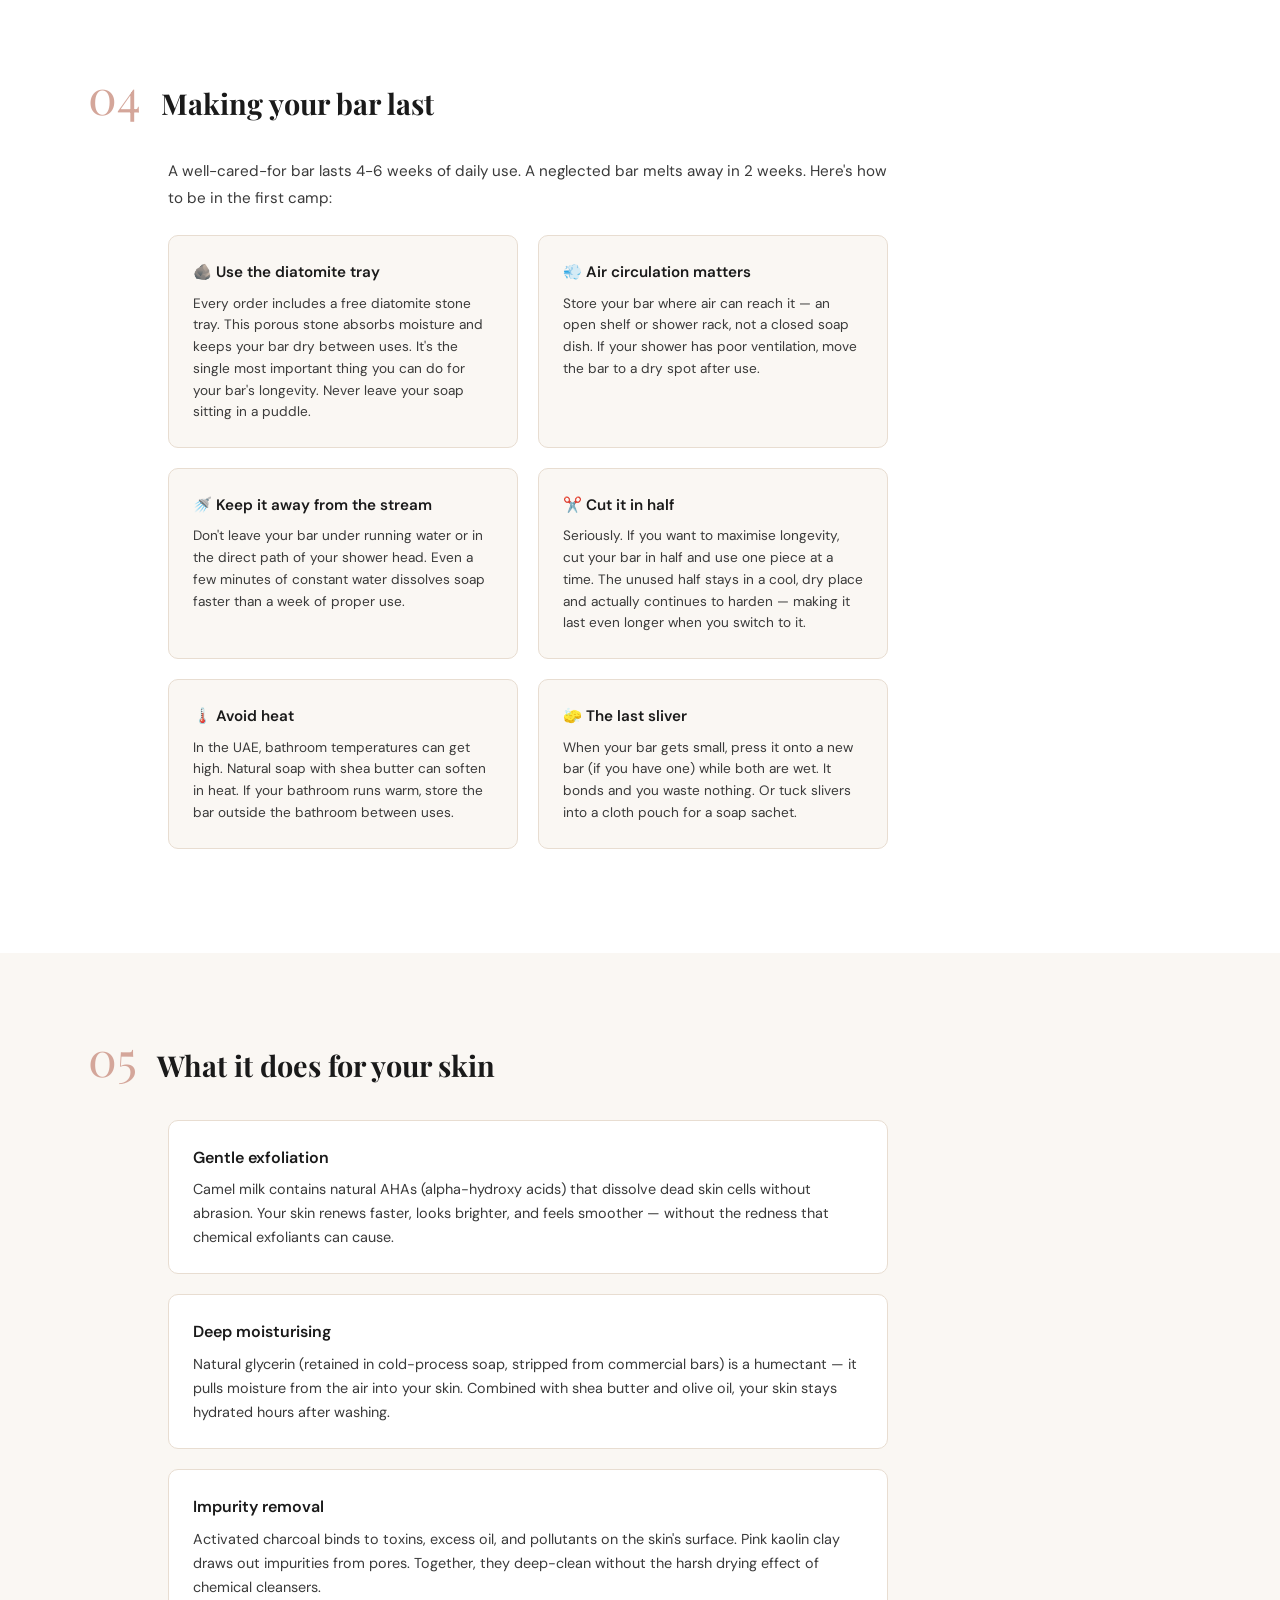
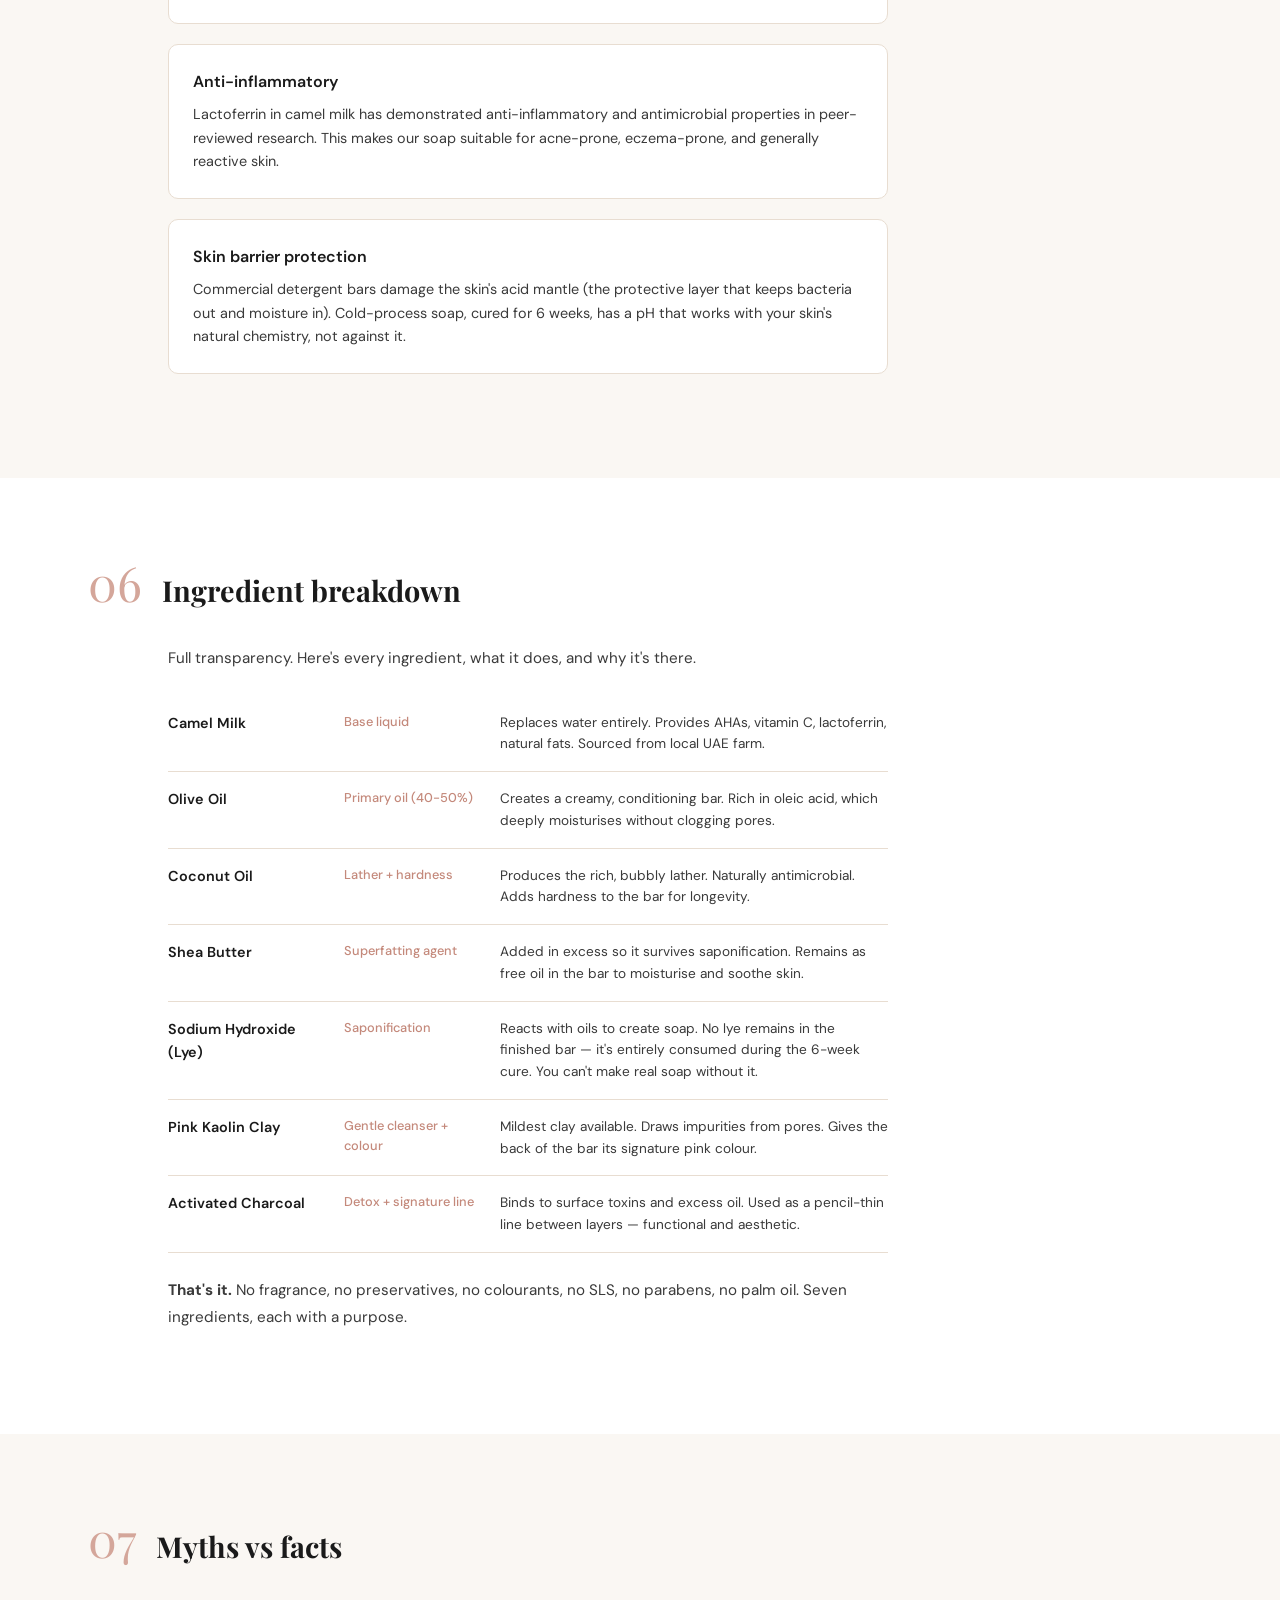
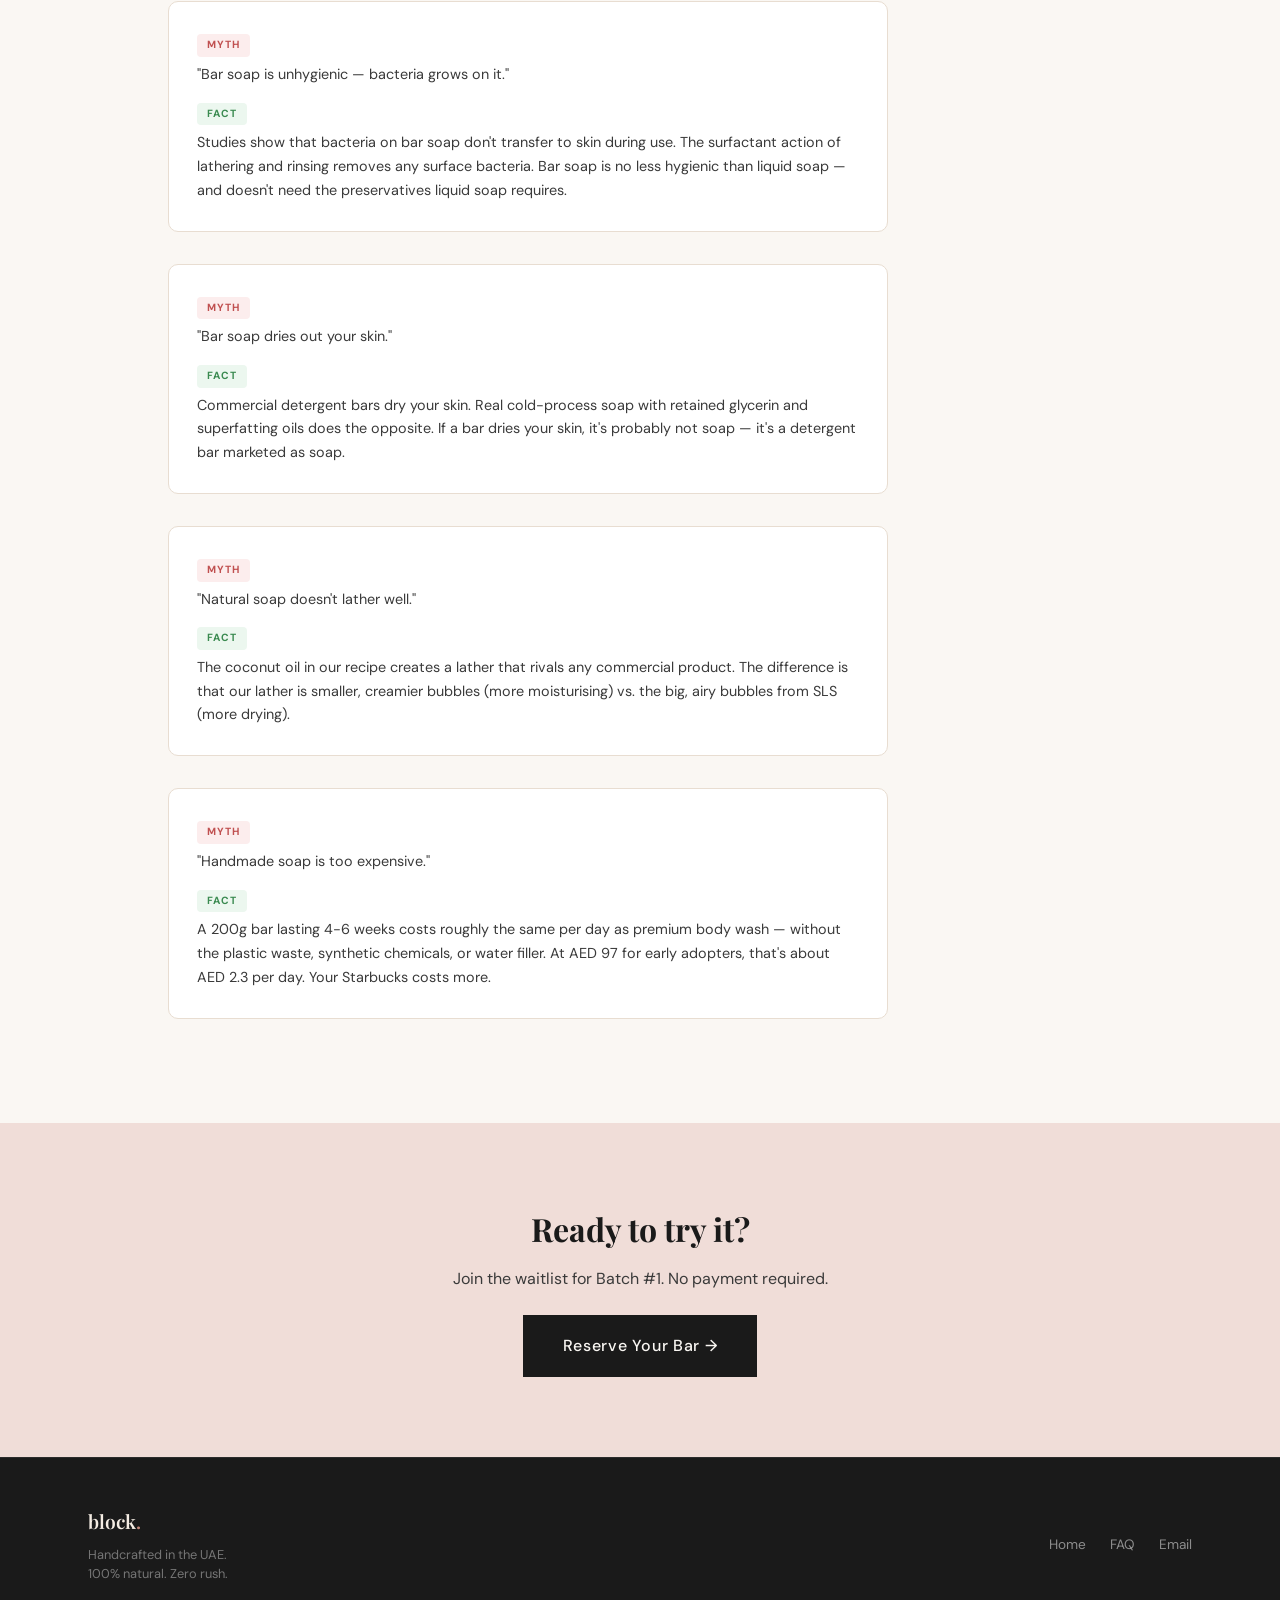
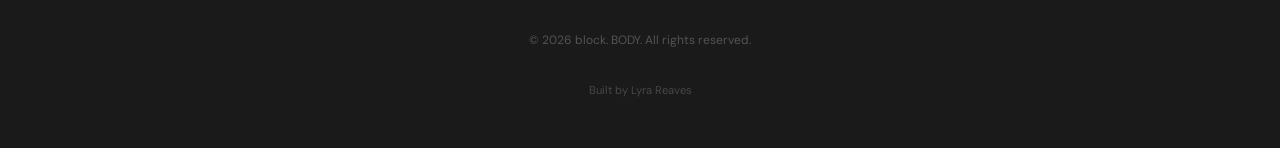
<file: guide.html>
<!DOCTYPE html>
<html lang="en">
<head>
  <meta charset="UTF-8">
  <meta name="viewport" content="width=device-width, initial-scale=1.0">
  <title>The Soap Guide — block. BODY.</title>
  <meta name="description" content="Everything you need to know about using, caring for, and getting the most from your handcrafted camel milk soap.">

  <link rel="icon" href="favicon.ico" sizes="any">
  <link rel="icon" type="image/png" sizes="192x192" href="favicon-192.png">

  <meta property="og:type" content="article">
  <meta property="og:title" content="The Soap Guide — block. BODY.">
  <meta property="og:description" content="How to use, care for, and understand your handcrafted camel milk soap. From first lather to last sliver.">
  <meta property="og:image" content="images/hero-soap.png">

  <link rel="preconnect" href="https://fonts.googleapis.com">
  <link rel="preconnect" href="https://fonts.gstatic.com" crossorigin>
  <link href="https://fonts.googleapis.com/css2?family=DM+Sans:ital,opsz,wght@0,9..40,300;0,9..40,400;0,9..40,500;0,9..40,700;1,9..40,300&family=Playfair+Display:ital,wght@0,400;0,600;1,400&display=swap" rel="stylesheet">
  <link rel="stylesheet" href="style.css">
  <link rel="stylesheet" href="guide.css">
</head>
<body class="guide-page">

  <nav class="guide-nav">
    <div class="container guide-nav__content">
      <a href="index.html" class="guide-nav__logo">block<span class="dot">.</span></a>
      <span class="guide-nav__title">The Soap Guide</span>
      <a href="index.html#waitlist" class="nav__cta">Join Waitlist</a>
    </div>
  </nav>

  <header class="guide-hero">
    <div class="container">
      <p class="section-eyebrow">The Complete Guide</p>
      <h1 class="guide-hero__title">Everything you need<br>to know about your bar.</h1>
      <p class="guide-hero__sub">From first lather to last sliver. Whether you're new to bar soap or a veteran, this guide will help you get the most from every block.</p>

      <nav class="guide-toc" aria-label="Table of contents">
        <a href="#why">Why Bar Soap?</a>
        <a href="#whats-different">What Makes Ours Different</a>
        <a href="#how-to-use">How to Use</a>
        <a href="#care">Soap Care</a>
        <a href="#skin">Skin Benefits</a>
        <a href="#ingredients-guide">Ingredient Breakdown</a>
        <a href="#myths">Myths vs Facts</a>
      </nav>
    </div>
  </header>

  <main>
    <!-- WHY BAR SOAP -->
    <section class="guide-section" id="why">
      <div class="container">
        <div class="guide-section__header">
          <span class="guide-section__num">01</span>
          <h2>Why bar soap?</h2>
        </div>
        <div class="guide-section__content">
          <p>If you've been using liquid body wash for years, switching to a bar might feel like going backwards. It's not — it's going back to what actually works.</p>

          <div class="guide-comparison">
            <div class="guide-comparison__col">
              <h3>Commercial Body Wash</h3>
              <ul>
                <li>70-80% water (you're paying for water)</li>
                <li>Synthetic surfactants (SLS, SLES) strip natural oils</li>
                <li>Plastic bottle waste every 2-4 weeks</li>
                <li>Preservatives needed (parabens, phenoxyethanol)</li>
                <li>Artificial fragrance (can contain 50+ unnamed chemicals)</li>
                <li>Glycerin usually removed and sold separately</li>
              </ul>
            </div>
            <div class="guide-comparison__col guide-comparison__col--highlight">
              <h3>Cold-Process Bar Soap</h3>
              <ul>
                <li>Concentrated — no water filler</li>
                <li>Saponified oils clean without stripping</li>
                <li>Zero plastic. Our wrap is reusable fabric</li>
                <li>No preservatives needed (bars don't support bacterial growth)</li>
                <li>Naturally unscented or essential oil only</li>
                <li>Glycerin stays in the bar — that's what moisturises</li>
              </ul>
            </div>
          </div>

          <blockquote>
            <p>"Most people don't realise that commercial 'soap' isn't technically soap at all — it's a detergent bar. The FDA doesn't even allow most of them to use the word 'soap' on their packaging. Look at your body wash: it probably says 'beauty bar' or 'cleansing bar.'"</p>
          </blockquote>
        </div>
      </div>
    </section>

    <!-- WHAT'S DIFFERENT -->
    <section class="guide-section guide-section--alt" id="whats-different">
      <div class="container">
        <div class="guide-section__header">
          <span class="guide-section__num">02</span>
          <h2>What makes ours different</h2>
        </div>
        <div class="guide-section__content">
          <p>Not all bar soaps are equal. Here's what sets a block. BODY. bar apart from other handmade soaps:</p>

          <div class="guide-features">
            <div class="guide-feature">
              <h3>Camel milk instead of water</h3>
              <p>Most cold-process soaps use water as their liquid. We use fresh camel milk from a local UAE farm. Camel milk contains natural AHAs (alpha-hydroxy acids), vitamin C, lactoferrin, and immunoglobulins — all of which benefit skin. It's richer in these compounds than goat or cow milk.</p>
            </div>
            <div class="guide-feature">
              <h3>6-week cure, not 4</h3>
              <p>Industry standard for cold-process is 4 weeks. We cure for 6. The extra two weeks mean a harder bar (lasts longer), lower pH (gentler on skin), and a more refined lather. Patience costs us time — it saves you money per use.</p>
            </div>
            <div class="guide-feature">
              <h3>No fragrance</h3>
              <p>We don't add synthetic fragrance or essential oils. This isn't laziness — it's a choice. Fragrance is the #1 cause of contact dermatitis in cosmetics. Our bar smells like clean, creamy soap with a hint of natural oils. If you want to add scent, that's what your favourite perfume or body oil is for.</p>
            </div>
            <div class="guide-feature">
              <h3>Traceable sourcing</h3>
              <p>Every batch credits the farm and even the camel by name, in Arabic, on the bar. You know exactly where your soap comes from — not a factory, not a supplier, but a specific farm in the UAE.</p>
            </div>
          </div>
        </div>
      </div>
    </section>

    <!-- HOW TO USE -->
    <section class="guide-section" id="how-to-use">
      <div class="container">
        <div class="guide-section__header">
          <span class="guide-section__num">03</span>
          <h2>How to use your bar</h2>
        </div>
        <div class="guide-section__content">
          <p>Using bar soap well is a small art. These tips will make your experience better and your bar last longer.</p>

          <div class="guide-steps">
            <div class="guide-step">
              <div class="guide-step__num">1</div>
              <div>
                <h3>Wet your hands, not the bar</h3>
                <p>Run your hands under water first. Then pick up the bar and work it between your palms for 10-15 seconds. You'll build a rich, creamy lather without dissolving the bar unnecessarily.</p>
              </div>
            </div>
            <div class="guide-step">
              <div class="guide-step__num">2</div>
              <div>
                <h3>Put the bar back</h3>
                <p>Once you have a good lather in your hands, put the bar back on its tray. Spread the lather over your body with your hands. The bar doesn't need to touch your skin directly — the lather does all the work.</p>
              </div>
            </div>
            <div class="guide-step">
              <div class="guide-step__num">3</div>
              <div>
                <h3>Rinse with lukewarm water</h3>
                <p>Hot water strips oils. Cold water doesn't rinse well. Lukewarm is the sweet spot — clean enough to remove the lather, gentle enough to leave the moisturising glycerin on your skin.</p>
              </div>
            </div>
            <div class="guide-step">
              <div class="guide-step__num">4</div>
              <div>
                <h3>For your face</h3>
                <p>Same technique — lather in hands first. Apply to damp face in gentle circles. Leave for 30 seconds if you want the clay and charcoal to work. Rinse. Pat dry (don't rub). Follow with your usual moisturiser.</p>
              </div>
            </div>
          </div>
        </div>
      </div>
    </section>

    <!-- SOAP CARE -->
    <section class="guide-section guide-section--alt" id="care">
      <div class="container">
        <div class="guide-section__header">
          <span class="guide-section__num">04</span>
          <h2>Making your bar last</h2>
        </div>
        <div class="guide-section__content">
          <p>A well-cared-for bar lasts 4-6 weeks of daily use. A neglected bar melts away in 2 weeks. Here's how to be in the first camp:</p>

          <div class="guide-tips">
            <div class="guide-tip">
              <h3>🪨 Use the diatomite tray</h3>
              <p>Every order includes a free diatomite stone tray. This porous stone absorbs moisture and keeps your bar dry between uses. It's the single most important thing you can do for your bar's longevity. Never leave your soap sitting in a puddle.</p>
            </div>
            <div class="guide-tip">
              <h3>💨 Air circulation matters</h3>
              <p>Store your bar where air can reach it — an open shelf or shower rack, not a closed soap dish. If your shower has poor ventilation, move the bar to a dry spot after use.</p>
            </div>
            <div class="guide-tip">
              <h3>🚿 Keep it away from the stream</h3>
              <p>Don't leave your bar under running water or in the direct path of your shower head. Even a few minutes of constant water dissolves soap faster than a week of proper use.</p>
            </div>
            <div class="guide-tip">
              <h3>✂️ Cut it in half</h3>
              <p>Seriously. If you want to maximise longevity, cut your bar in half and use one piece at a time. The unused half stays in a cool, dry place and actually continues to harden — making it last even longer when you switch to it.</p>
            </div>
            <div class="guide-tip">
              <h3>🌡️ Avoid heat</h3>
              <p>In the UAE, bathroom temperatures can get high. Natural soap with shea butter can soften in heat. If your bathroom runs warm, store the bar outside the bathroom between uses.</p>
            </div>
            <div class="guide-tip">
              <h3>🧽 The last sliver</h3>
              <p>When your bar gets small, press it onto a new bar (if you have one) while both are wet. It bonds and you waste nothing. Or tuck slivers into a cloth pouch for a soap sachet.</p>
            </div>
          </div>
        </div>
      </div>
    </section>

    <!-- SKIN BENEFITS -->
    <section class="guide-section" id="skin">
      <div class="container">
        <div class="guide-section__header">
          <span class="guide-section__num">05</span>
          <h2>What it does for your skin</h2>
        </div>
        <div class="guide-section__content">
          <div class="guide-benefits">
            <div class="guide-benefit">
              <h3>Gentle exfoliation</h3>
              <p>Camel milk contains natural AHAs (alpha-hydroxy acids) that dissolve dead skin cells without abrasion. Your skin renews faster, looks brighter, and feels smoother — without the redness that chemical exfoliants can cause.</p>
            </div>
            <div class="guide-benefit">
              <h3>Deep moisturising</h3>
              <p>Natural glycerin (retained in cold-process soap, stripped from commercial bars) is a humectant — it pulls moisture from the air into your skin. Combined with shea butter and olive oil, your skin stays hydrated hours after washing.</p>
            </div>
            <div class="guide-benefit">
              <h3>Impurity removal</h3>
              <p>Activated charcoal binds to toxins, excess oil, and pollutants on the skin's surface. Pink kaolin clay draws out impurities from pores. Together, they deep-clean without the harsh drying effect of chemical cleansers.</p>
            </div>
            <div class="guide-benefit">
              <h3>Anti-inflammatory</h3>
              <p>Lactoferrin in camel milk has demonstrated anti-inflammatory and antimicrobial properties in peer-reviewed research. This makes our soap suitable for acne-prone, eczema-prone, and generally reactive skin.</p>
            </div>
            <div class="guide-benefit">
              <h3>Skin barrier protection</h3>
              <p>Commercial detergent bars damage the skin's acid mantle (the protective layer that keeps bacteria out and moisture in). Cold-process soap, cured for 6 weeks, has a pH that works with your skin's natural chemistry, not against it.</p>
            </div>
          </div>
        </div>
      </div>
    </section>

    <!-- INGREDIENT BREAKDOWN -->
    <section class="guide-section guide-section--alt" id="ingredients-guide">
      <div class="container">
        <div class="guide-section__header">
          <span class="guide-section__num">06</span>
          <h2>Ingredient breakdown</h2>
        </div>
        <div class="guide-section__content">
          <p>Full transparency. Here's every ingredient, what it does, and why it's there.</p>

          <div class="guide-ingredient-table">
            <div class="guide-ingredient-row">
              <div class="guide-ingredient-name">Camel Milk</div>
              <div class="guide-ingredient-role">Base liquid</div>
              <div class="guide-ingredient-why">Replaces water entirely. Provides AHAs, vitamin C, lactoferrin, natural fats. Sourced from local UAE farm.</div>
            </div>
            <div class="guide-ingredient-row">
              <div class="guide-ingredient-name">Olive Oil</div>
              <div class="guide-ingredient-role">Primary oil (40-50%)</div>
              <div class="guide-ingredient-why">Creates a creamy, conditioning bar. Rich in oleic acid, which deeply moisturises without clogging pores.</div>
            </div>
            <div class="guide-ingredient-row">
              <div class="guide-ingredient-name">Coconut Oil</div>
              <div class="guide-ingredient-role">Lather + hardness</div>
              <div class="guide-ingredient-why">Produces the rich, bubbly lather. Naturally antimicrobial. Adds hardness to the bar for longevity.</div>
            </div>
            <div class="guide-ingredient-row">
              <div class="guide-ingredient-name">Shea Butter</div>
              <div class="guide-ingredient-role">Superfatting agent</div>
              <div class="guide-ingredient-why">Added in excess so it survives saponification. Remains as free oil in the bar to moisturise and soothe skin.</div>
            </div>
            <div class="guide-ingredient-row">
              <div class="guide-ingredient-name">Sodium Hydroxide (Lye)</div>
              <div class="guide-ingredient-role">Saponification</div>
              <div class="guide-ingredient-why">Reacts with oils to create soap. No lye remains in the finished bar — it's entirely consumed during the 6-week cure. You can't make real soap without it.</div>
            </div>
            <div class="guide-ingredient-row">
              <div class="guide-ingredient-name">Pink Kaolin Clay</div>
              <div class="guide-ingredient-role">Gentle cleanser + colour</div>
              <div class="guide-ingredient-why">Mildest clay available. Draws impurities from pores. Gives the back of the bar its signature pink colour.</div>
            </div>
            <div class="guide-ingredient-row">
              <div class="guide-ingredient-name">Activated Charcoal</div>
              <div class="guide-ingredient-role">Detox + signature line</div>
              <div class="guide-ingredient-why">Binds to surface toxins and excess oil. Used as a pencil-thin line between layers — functional and aesthetic.</div>
            </div>
          </div>

          <p class="guide-ingredient-note"><strong>That's it.</strong> No fragrance, no preservatives, no colourants, no SLS, no parabens, no palm oil. Seven ingredients, each with a purpose.</p>
        </div>
      </div>
    </section>

    <!-- MYTHS -->
    <section class="guide-section" id="myths">
      <div class="container">
        <div class="guide-section__header">
          <span class="guide-section__num">07</span>
          <h2>Myths vs facts</h2>
        </div>
        <div class="guide-section__content">
          <div class="guide-myths">
            <div class="guide-myth">
              <div class="guide-myth__label guide-myth__label--myth">Myth</div>
              <p class="guide-myth__text">"Bar soap is unhygienic — bacteria grows on it."</p>
              <div class="guide-myth__label guide-myth__label--fact">Fact</div>
              <p class="guide-myth__text">Studies show that bacteria on bar soap don't transfer to skin during use. The surfactant action of lathering and rinsing removes any surface bacteria. Bar soap is no less hygienic than liquid soap — and doesn't need the preservatives liquid soap requires.</p>
            </div>
            <div class="guide-myth">
              <div class="guide-myth__label guide-myth__label--myth">Myth</div>
              <p class="guide-myth__text">"Bar soap dries out your skin."</p>
              <div class="guide-myth__label guide-myth__label--fact">Fact</div>
              <p class="guide-myth__text">Commercial detergent bars dry your skin. Real cold-process soap with retained glycerin and superfatting oils does the opposite. If a bar dries your skin, it's probably not soap — it's a detergent bar marketed as soap.</p>
            </div>
            <div class="guide-myth">
              <div class="guide-myth__label guide-myth__label--myth">Myth</div>
              <p class="guide-myth__text">"Natural soap doesn't lather well."</p>
              <div class="guide-myth__label guide-myth__label--fact">Fact</div>
              <p class="guide-myth__text">The coconut oil in our recipe creates a lather that rivals any commercial product. The difference is that our lather is smaller, creamier bubbles (more moisturising) vs. the big, airy bubbles from SLS (more drying).</p>
            </div>
            <div class="guide-myth">
              <div class="guide-myth__label guide-myth__label--myth">Myth</div>
              <p class="guide-myth__text">"Handmade soap is too expensive."</p>
              <div class="guide-myth__label guide-myth__label--fact">Fact</div>
              <p class="guide-myth__text">A 200g bar lasting 4-6 weeks costs roughly the same per day as premium body wash — without the plastic waste, synthetic chemicals, or water filler. At AED 97 for early adopters, that's about AED 2.3 per day. Your Starbucks costs more.</p>
            </div>
          </div>
        </div>
      </div>
    </section>
  </main>

  <!-- CTA -->
  <section class="guide-cta">
    <div class="container">
      <h2>Ready to try it?</h2>
      <p>Join the waitlist for Batch #1. No payment required.</p>
      <a href="index.html#waitlist" class="btn btn--primary btn--large">Reserve Your Bar →</a>
    </div>
  </section>

  <footer class="footer">
    <div class="container footer__content">
      <div class="footer__brand">
        <div class="footer__logo">block<span class="dot">.</span></div>
        <p>Handcrafted in the UAE.<br>100% natural. Zero rush.</p>
      </div>
      <div class="footer__links">
        <a href="index.html">Home</a>
        <a href="index.html#faq">FAQ</a>
        <a href="mailto:hello@blockofsoap.com">Email</a>
      </div>
      <p class="footer__copy">© 2026 block. BODY. All rights reserved.</p>
      <p class="footer__credit">Built by Lyra Reaves</p>
    </div>
  </footer>

</body>
</html>
</file>
<file: style.css>
/* ===== DESIGN TOKENS ===== */
:root {
  /* Palette — derived from the soap itself */
  --cream:       #F5EDE4;   /* camel milk base */
  --cream-light: #FAF7F3;   /* backgrounds */
  --cream-dark:  #E8DDD1;   /* subtle borders */
  --pink:        #C4897B;   /* pink kaolin clay */
  --pink-light:  #D4A69A;   /* hover states */
  --pink-soft:   #F0DDD8;   /* light pink bg */
  --charcoal:    #1A1A1A;   /* activated charcoal */
  --charcoal-mid:#3A3A3A;   /* secondary text */
  --charcoal-light: #6B6B6B; /* muted text */
  --white:       #FFFFFF;
  --gold:        #C9A96E;   /* accent, premium feel */

  /* Typography */
  --font-display: 'Playfair Display', Georgia, serif;
  --font-body:    'DM Sans', -apple-system, sans-serif;

  /* Spacing */
  --section-pad: clamp(80px, 12vw, 160px);
  --container:   min(1200px, 90vw);

  /* Transitions */
  --ease-smooth: cubic-bezier(0.25, 0.46, 0.45, 0.94);
  --ease-spring: cubic-bezier(0.34, 1.56, 0.64, 1);
}

/* ===== RESET ===== */
*, *::before, *::after {
  margin: 0; padding: 0; box-sizing: border-box;
}
html {
  scroll-behavior: smooth;
  -webkit-font-smoothing: antialiased;
}
body {
  font-family: var(--font-body);
  color: var(--charcoal);
  background: var(--cream-light);
  line-height: 1.6;
  overflow-x: hidden;
}
a { color: inherit; text-decoration: none; }
img { max-width: 100%; height: auto; display: block; }
ul { list-style: none; }

.container {
  max-width: var(--container);
  margin: 0 auto;
  padding: 0 24px;
}

/* ===== TYPOGRAPHY ===== */
.section-eyebrow {
  font-family: var(--font-body);
  font-size: 0.75rem;
  font-weight: 500;
  letter-spacing: 0.15em;
  text-transform: uppercase;
  color: var(--pink);
  margin-bottom: 16px;
}
.section-title {
  font-family: var(--font-display);
  font-size: clamp(2rem, 5vw, 3.5rem);
  font-weight: 400;
  line-height: 1.15;
  margin-bottom: 24px;
  color: var(--charcoal);
}
.section-body {
  font-size: 1.1rem;
  line-height: 1.7;
  color: var(--charcoal-mid);
  max-width: 640px;
  margin-bottom: 16px;
}

/* ===== BUTTON ===== */
.btn {
  display: inline-block;
  font-family: var(--font-body);
  font-size: 0.9rem;
  font-weight: 500;
  letter-spacing: 0.04em;
  padding: 14px 32px;
  border: none;
  border-radius: 0;
  cursor: pointer;
  transition: all 0.3s var(--ease-smooth);
}
.btn--primary {
  background: var(--charcoal);
  color: var(--cream-light);
}
.btn--primary:hover {
  background: var(--pink);
  color: var(--white);
  transform: translateY(-2px);
}
.btn--large {
  padding: 18px 40px;
  font-size: 1rem;
}
.btn--full {
  width: 100%;
  text-align: center;
}

/* ===== NAV ===== */
.nav {
  display: flex;
  justify-content: space-between;
  align-items: center;
  padding: 24px clamp(24px, 5vw, 48px);
  position: absolute;
  top: 0; left: 0; right: 0;
  z-index: 100;
}
.nav__logo {
  font-family: var(--font-display);
  font-size: 1.5rem;
  font-weight: 600;
  color: var(--charcoal);
}
.dot {
  color: var(--pink);
}
.nav__cta {
  font-size: 0.85rem;
  font-weight: 500;
  letter-spacing: 0.06em;
  text-transform: uppercase;
  color: var(--charcoal);
  border-bottom: 1px solid var(--charcoal);
  padding-bottom: 2px;
  transition: color 0.3s, border-color 0.3s;
}
.nav__cta:hover {
  color: var(--pink);
  border-color: var(--pink);
}
.nav__links {
  display: flex;
  align-items: center;
  gap: 24px;
}
.nav__link {
  font-size: 0.85rem;
  font-weight: 500;
  color: var(--charcoal-light);
  transition: color 0.2s;
}
.nav__link:hover { color: var(--charcoal); }
/* Logo link inherits style */
.nav__logo a {
  color: inherit;
  text-decoration: none;
}

/* ===== HERO ===== */
.hero {
  min-height: 100vh;
  display: flex;
  flex-direction: column;
  justify-content: center;
  background: var(--cream);
  position: relative;
  overflow: hidden;
}
.hero__content {
  display: grid;
  grid-template-columns: 1fr 1fr;
  gap: 60px;
  align-items: center;
  max-width: var(--container);
  margin: 0 auto;
  padding: 120px 24px 100px;
}
.hero__eyebrow {
  font-size: 0.8rem;
  font-weight: 500;
  letter-spacing: 0.12em;
  text-transform: uppercase;
  color: var(--pink);
  margin-bottom: 20px;
}
.hero__title {
  font-family: var(--font-display);
  font-size: clamp(2.5rem, 6vw, 4.5rem);
  font-weight: 400;
  line-height: 1.1;
  margin-bottom: 24px;
  color: var(--charcoal);
}
.hero__subtitle {
  font-size: 1.15rem;
  line-height: 1.7;
  color: var(--charcoal-mid);
  max-width: 480px;
  margin-bottom: 36px;
}

/* Hero photo */
.hero__photo {
  width: 100%;
  max-width: 500px;
  margin: 0 auto;
  display: block;
  border-radius: 8px;
  box-shadow:
    0 20px 60px rgba(0,0,0,0.1),
    0 4px 16px rgba(0,0,0,0.05);
  transform: rotate(-3deg);
  transition: transform 0.6s var(--ease-spring);
}
.hero__photo:hover {
  transform: rotate(0deg) scale(1.02);
}

.hero__scroll-hint {
  position: absolute;
  bottom: 24px;
  left: 50%;
  transform: translateX(-50%);
  display: flex;
  flex-direction: column;
  align-items: center;
  gap: 8px;
  z-index: 1;
  pointer-events: none;
  transition: opacity 0.6s var(--ease-smooth);
}
.hero__scroll-hint.hidden {
  opacity: 0;
}
.hero__scroll-hint span {
  font-size: 0.7rem;
  letter-spacing: 0.1em;
  text-transform: uppercase;
  color: var(--charcoal-light);
}
.scroll-line {
  width: 1px;
  height: 40px;
  background: var(--charcoal-light);
  animation: scrollPulse 2s ease infinite;
}
@keyframes scrollPulse {
  0%, 100% { opacity: 0.3; transform: scaleY(0.5); }
  50% { opacity: 1; transform: scaleY(1); }
}

/* ===== STORY / TIMELINE ===== */
.story {
  padding: var(--section-pad) 0;
  background: var(--cream-light);
}
.timeline {
  margin-top: 60px;
  position: relative;
  padding-left: 40px;
}
.timeline::before {
  content: '';
  position: absolute;
  left: 8px;
  top: 0;
  bottom: 0;
  width: 1px;
  background: var(--cream-dark);
}
.timeline__step {
  position: relative;
  margin-bottom: 48px;
  opacity: 0;
  transform: translateY(30px);
  transition: all 0.6s var(--ease-smooth);
}
.timeline__step.visible {
  opacity: 1;
  transform: translateY(0);
}
.timeline__marker {
  position: absolute;
  left: -36px;
  top: 6px;
  width: 12px;
  height: 12px;
  border-radius: 50%;
  background: var(--pink);
  border: 2px solid var(--cream-light);
  z-index: 1;
}
.timeline__content h3 {
  font-family: var(--font-display);
  font-size: 1.2rem;
  font-weight: 600;
  margin-bottom: 8px;
}
.timeline__content p {
  color: var(--charcoal-mid);
  font-size: 1rem;
  line-height: 1.7;
  max-width: 560px;
}

/* ===== INGREDIENTS ===== */
.ingredients {
  padding: var(--section-pad) 0;
  background: var(--charcoal);
  color: var(--cream-light);
  overflow: hidden;
}
.ingredients .section-title {
  color: var(--cream-light);
}
.ingredients__grid {
  display: grid;
  grid-template-columns: repeat(auto-fit, minmax(300px, 1fr));
  gap: 32px;
  margin-top: 48px;
}
.ingredient-card {
  background: rgba(255,255,255,0.04);
  border: 1px solid rgba(255,255,255,0.08);
  padding: 32px;
  transition: all 0.5s var(--ease-smooth);
  position: relative;
  overflow: hidden;
}
/* Pour-in shimmer overlay */
.ingredient-card::before {
  content: '';
  position: absolute;
  top: 0; left: -100%;
  width: 60%;
  height: 100%;
  background: linear-gradient(
    90deg,
    transparent,
    rgba(255,255,255,0.04),
    transparent
  );
  transition: none;
  pointer-events: none;
}
.ingredient-card.visible::before {
  animation: shimmerPour 1.2s 0.4s ease-out forwards;
}
@keyframes shimmerPour {
  0%   { left: -60%; }
  100% { left: 120%; }
}
.ingredient-card:hover {
  background: rgba(255,255,255,0.08);
  transform: translateY(-4px);
}
.ingredient-card__img {
  width: 100%;
  height: 180px;
  overflow: hidden;
  margin-bottom: 16px;
  border-radius: 4px;
  position: relative;
}
/* Liquid fill reveal — image appears to "pour in" from top */
.ingredient-card__img::after {
  content: '';
  position: absolute;
  top: 0; left: 0; right: 0; bottom: 0;
  background: var(--charcoal);
  transform-origin: top;
  transform: scaleY(1);
  transition: transform 0.9s var(--ease-smooth);
  z-index: 1;
}
.ingredient-card.visible .ingredient-card__img::after {
  transform: scaleY(0);
  transform-origin: bottom;
}
.ingredient-card__img img {
  width: 100%;
  height: 100%;
  object-fit: cover;
  transition: transform 0.6s var(--ease-smooth);
  /* Gentle float animation on visible */
}
.ingredient-card.visible .ingredient-card__img img {
  animation: gentleFloat 6s ease-in-out infinite;
  animation-delay: var(--float-delay, 0s);
}
@keyframes gentleFloat {
  0%, 100% { transform: scale(1) translateY(0); }
  50%      { transform: scale(1.03) translateY(-4px); }
}
.ingredient-card:hover .ingredient-card__img img {
  transform: scale(1.08);
  animation: none;
}
.ingredient-card h3 {
  font-family: var(--font-display);
  font-size: 1.1rem;
  font-weight: 600;
  margin-bottom: 8px;
  color: var(--cream);
  transform: translateY(10px);
  opacity: 0;
  transition: all 0.5s 0.3s var(--ease-smooth);
}
.ingredient-card.visible h3 {
  transform: translateY(0);
  opacity: 1;
}
.ingredient-card p {
  font-size: 0.95rem;
  line-height: 1.6;
  color: rgba(255,255,255,0.6);
  transform: translateY(10px);
  opacity: 0;
  transition: all 0.5s 0.45s var(--ease-smooth);
}
.ingredient-card.visible p {
  transform: translateY(0);
  opacity: 1;
}

/* Drip/pour decoration on the ingredients section header */
.ingredients .section-title {
  position: relative;
}
.ingredients .section-title::after {
  content: '';
  display: block;
  width: 2px;
  height: 0;
  background: var(--pink);
  margin: 16px auto 0;
  transition: height 0.8s 0.2s var(--ease-smooth);
}
.ingredients .section-title.visible::after {
  height: 40px;
}

/* ===== PROVENANCE ===== */
.provenance {
  padding: var(--section-pad) 0;
  background: var(--cream);
}
.provenance__layout {
  display: grid;
  grid-template-columns: 1fr 1fr;
  gap: 60px;
  align-items: center;
}
.provenance-card {
  background: var(--cream-light);
  border: 1px solid var(--cream-dark);
  padding: 40px;
  max-width: 380px;
  margin: 0 auto;
}
.provenance-card__arabic {
  text-align: center;
  padding: 16px 0;
}
.provenance-card__label {
  display: block;
  font-family: var(--font-body);
  font-size: 0.7rem;
  letter-spacing: 0.12em;
  text-transform: uppercase;
  color: var(--charcoal-light);
  margin-bottom: 8px;
}
.provenance-card__value {
  display: block;
  font-size: 1.6rem;
  color: var(--charcoal);
  font-weight: 300;
  line-height: 1.4;
}
.provenance-card__divider {
  height: 1px;
  background: var(--cream-dark);
  margin: 4px 0;
}
.provenance-card__batch {
  text-align: center;
  padding-top: 16px;
  font-size: 0.8rem;
  letter-spacing: 0.08em;
  color: var(--charcoal-light);
}
.provenance__arabic-note {
  font-style: italic;
  color: var(--pink) !important;
  direction: rtl;
  text-align: right;
  line-height: 1.8;
}
.provenance__translation {
  direction: ltr;
  font-size: 0.85rem;
  color: var(--charcoal-light) !important;
  font-style: normal;
}

@media (max-width: 768px) {
  .provenance__layout {
    grid-template-columns: 1fr;
  }
  .provenance__visual {
    order: -1;
  }
}

/* ===== THE WRAP ===== */
.wrap {
  padding: var(--section-pad) 0;
  background: var(--cream-light);
}
.wrap__layout {
  display: grid;
  grid-template-columns: 1fr 1fr;
  gap: 60px;
  align-items: center;
}
.wrap__image {
  width: 100%;
  border-radius: 4px;
  box-shadow: 0 12px 40px rgba(0,0,0,0.08);
}
.wrap__materials {
  font-style: italic;
  color: var(--pink) !important;
}

/* ===== BATCH ===== */
.batch {
  padding: var(--section-pad) 0;
  background: var(--cream);
  text-align: center;
}
.batch .section-body {
  margin-left: auto;
  margin-right: auto;
}
.batch__counter {
  display: flex;
  justify-content: center;
  gap: clamp(40px, 8vw, 100px);
  margin-top: 60px;
  padding-top: 40px;
  border-top: 1px solid var(--cream-dark);
}
.batch__stat {
  display: flex;
  flex-direction: column;
  align-items: center;
}
.batch__number {
  font-family: var(--font-display);
  font-size: clamp(2.5rem, 5vw, 4rem);
  font-weight: 400;
  color: var(--charcoal);
  line-height: 1;
}
.batch__label {
  font-size: 0.8rem;
  letter-spacing: 0.1em;
  text-transform: uppercase;
  color: var(--charcoal-light);
  margin-top: 8px;
}

/* ===== PRICING ===== */
.pricing {
  padding: var(--section-pad) 0;
  background: var(--cream-light);
}
.pricing__card {
  max-width: 560px;
  margin: 0 auto;
  background: var(--white);
  border: 1px solid var(--cream-dark);
  padding: clamp(32px, 5vw, 56px);
  text-align: center;
  position: relative;
  overflow: hidden;
}
.pricing__badge {
  background: var(--pink);
  color: var(--white);
  font-size: 0.75rem;
  font-weight: 500;
  letter-spacing: 0.1em;
  text-transform: uppercase;
  padding: 10px 20px;
  position: absolute;
  top: 0; left: 0; right: 0;
}
.pricing__amount {
  margin-top: 48px;
  margin-bottom: 8px;
  display: flex;
  align-items: baseline;
  justify-content: center;
  gap: 8px;
}
.pricing__currency {
  font-size: 1.2rem;
  font-weight: 500;
  color: var(--charcoal-light);
}
.pricing__value {
  font-family: var(--font-display);
  font-size: 4rem;
  font-weight: 400;
  color: var(--charcoal);
  line-height: 1;
}
.pricing__per {
  font-size: 1rem;
  color: var(--charcoal-light);
}
.pricing__original {
  font-size: 0.9rem;
  color: var(--charcoal-light);
  text-decoration: line-through;
  margin-bottom: 32px;
}
.pricing__includes {
  text-align: left;
  margin-bottom: 32px;
}
.pricing__includes li {
  padding: 10px 0;
  border-bottom: 1px solid var(--cream-dark);
  font-size: 0.95rem;
  color: var(--charcoal-mid);
}
.pricing__includes li:last-child {
  border-bottom: none;
}
.pricing__note {
  margin-top: 16px;
  font-size: 0.8rem;
  color: var(--charcoal-light);
}

/* ===== WAITLIST ===== */
.waitlist {
  padding: var(--section-pad) 0;
  background: var(--charcoal);
  color: var(--cream-light);
  text-align: center;
}
.waitlist .section-title {
  color: var(--cream-light);
}
.waitlist .section-body {
  margin-left: auto;
  margin-right: auto;
  color: rgba(255,255,255,0.6);
}
.waitlist__form {
  max-width: 560px;
  margin: 40px auto 0;
}
.form__row {
  display: grid;
  grid-template-columns: 1fr 1fr;
  gap: 12px;
  margin-bottom: 12px;
}
.form__input,
.form__select {
  font-family: var(--font-body);
  font-size: 0.95rem;
  padding: 16px 20px;
  border: 1px solid rgba(255,255,255,0.15);
  background: rgba(255,255,255,0.05);
  color: var(--cream-light);
  outline: none;
  transition: border-color 0.3s;
}
.form__input::placeholder {
  color: rgba(255,255,255,0.35);
}
.form__input:focus,
.form__select:focus {
  border-color: var(--pink);
}
.form__select {
  appearance: none;
  cursor: pointer;
}
.form__select option {
  background: var(--charcoal);
  color: var(--cream-light);
}
.form__note {
  margin-top: 16px;
  font-size: 0.8rem;
  color: rgba(255,255,255,0.4);
}

/* Form validation */
.form__input:invalid:not(:placeholder-shown) {
  border-color: #e74c3c;
}
.form__input:valid:not(:placeholder-shown) {
  border-color: rgba(196, 137, 123, 0.5);
}

/* Submit button loading state */
.btn--loading {
  position: relative;
  pointer-events: none;
  opacity: 0.8;
}
.btn--loading::after {
  content: '';
  position: absolute;
  width: 18px;
  height: 18px;
  top: 50%;
  right: 20px;
  margin-top: -9px;
  border: 2px solid transparent;
  border-top-color: var(--cream-light);
  border-radius: 50%;
  animation: btnSpin 0.6s linear infinite;
}
@keyframes btnSpin {
  to { transform: rotate(360deg); }
}

.waitlist__success h3 {
  font-family: var(--font-display);
  font-size: 1.8rem;
  margin: 16px 0 8px;
}
.success-icon {
  font-size: 3rem;
  color: var(--pink);
}

/* ===== FOOTER ===== */
.footer {
  padding: 48px 0;
  background: var(--charcoal);
  border-top: 1px solid rgba(255,255,255,0.08);
}
.footer__content {
  display: flex;
  justify-content: space-between;
  align-items: center;
  flex-wrap: wrap;
  gap: 24px;
}
.footer__logo {
  font-family: var(--font-display);
  font-size: 1.2rem;
  font-weight: 600;
  color: var(--cream);
}
.footer__brand p {
  font-size: 0.8rem;
  color: rgba(255,255,255,0.4);
  margin-top: 8px;
  line-height: 1.5;
}
.footer__links {
  display: flex;
  gap: 24px;
}
.footer__links a {
  font-size: 0.85rem;
  color: rgba(255,255,255,0.5);
  transition: color 0.3s;
}
.footer__links a:hover {
  color: var(--pink);
}
.footer__copy {
  width: 100%;
  text-align: center;
  font-size: 0.75rem;
  color: rgba(255,255,255,0.25);
  margin-top: 24px;
}
.footer__credit {
  width: 100%;
  text-align: center;
  font-size: 0.7rem;
  color: rgba(255,255,255,0.2);
  margin-top: 8px;
}
.footer__credit a {
  color: rgba(196, 137, 123, 0.5);
  border-bottom: 1px solid rgba(196, 137, 123, 0.2);
  transition: color 0.3s, border-color 0.3s;
}
.footer__credit a:hover {
  color: var(--pink);
  border-color: var(--pink);
}

/* ===== ANIMATIONS ===== */
.fade-up {
  opacity: 0;
  transform: translateY(40px);
  transition: all 0.8s var(--ease-smooth);
}
.fade-up.visible {
  opacity: 1;
  transform: translateY(0);
}

/* Slide-in from left/right */
.slide-in-left {
  opacity: 0;
  transform: translateX(-60px);
  transition: all 0.8s var(--ease-smooth);
}
.slide-in-left.visible {
  opacity: 1;
  transform: translateX(0);
}
.slide-in-right {
  opacity: 0;
  transform: translateX(60px);
  transition: all 0.8s var(--ease-smooth);
}
.slide-in-right.visible {
  opacity: 1;
  transform: translateX(0);
}

/* Scale reveal */
.scale-reveal {
  opacity: 0;
  transform: scale(0.85);
  transition: all 0.8s var(--ease-spring);
}
.scale-reveal.visible {
  opacity: 1;
  transform: scale(1);
}

/* Counter count-up animation */
@keyframes countPulse {
  0%   { transform: scale(1); }
  50%  { transform: scale(1.1); }
  100% { transform: scale(1); }
}
.batch__number.animate {
  animation: countPulse 0.4s var(--ease-spring);
}

/* Timeline line fill */
.timeline::before {
  transform-origin: top;
  transform: scaleY(0);
  transition: transform 1.5s var(--ease-smooth);
}
.timeline.visible::before {
  transform: scaleY(1);
}

/* Timeline marker pop */
.timeline__marker {
  transform: scale(0);
  transition: transform 0.4s var(--ease-spring);
}
.timeline__step.visible .timeline__marker {
  transform: scale(1);
}

/* Wrap image parallax-ready */
.wrap__image {
  transition: transform 0.1s linear;
}

/* Provenance card subtle float */
.provenance-card {
  transition: transform 0.3s var(--ease-smooth), box-shadow 0.3s;
}
.provenance-card:hover {
  transform: translateY(-4px);
  box-shadow: 0 16px 48px rgba(0,0,0,0.08);
}

/* Pricing card glow on visible */
.pricing__card.visible {
  animation: priceGlow 1.5s ease-out;
}
@keyframes priceGlow {
  0%   { box-shadow: 0 0 0 0 rgba(196, 137, 123, 0.3); }
  50%  { box-shadow: 0 0 40px 8px rgba(196, 137, 123, 0.15); }
  100% { box-shadow: none; }
}

/* ===== RESPONSIVE ===== */
@media (max-width: 768px) {
  .hero__content {
    grid-template-columns: 1fr;
    text-align: center;
    padding: 90px 20px 80px;
    gap: 24px;
  }
  .hero__subtitle {
    margin-left: auto;
    margin-right: auto;
  }
  .hero__image {
    order: -1;
    overflow: hidden;
  }
  .hero__photo {
    max-height: 280px;
    width: auto;
    margin: 0 auto;
    object-fit: contain;
  }
  .hero__title {
    font-size: 2.2rem;
    word-wrap: break-word;
  }
  .hero__eyebrow {
    font-size: 0.7rem;
  }
  .soap-block {
    width: 200px;
    height: 200px;
  }
  .wrap__layout {
    grid-template-columns: 1fr;
  }
  .wrap__visual {
    order: -1;
  }
  .provenance__layout {
    grid-template-columns: 1fr;
  }
  .provenance__visual {
    order: -1;
  }
  .form__row {
    grid-template-columns: 1fr;
  }
  .batch__counter {
    flex-direction: column;
    gap: 32px;
  }
  .footer__content {
    flex-direction: column;
    text-align: center;
  }
  .ingredients__grid {
    grid-template-columns: 1fr;
  }
  /* Disable parallax on mobile — can feel janky */
  .hero__photo,
  .wrap__image {
    transform: none !important;
  }
  .hero__photo:hover {
    transform: scale(1.02) !important;
  }
}

/* ===== ACCESSIBILITY ===== */

/* Screen reader only */
.sr-only {
  position: absolute;
  width: 1px;
  height: 1px;
  padding: 0;
  margin: -1px;
  overflow: hidden;
  clip: rect(0, 0, 0, 0);
  white-space: nowrap;
  border: 0;
}

/* Focus styles for keyboard navigation */
*:focus-visible {
  outline: 2px solid var(--pink);
  outline-offset: 3px;
}
.btn:focus-visible {
  outline: 2px solid var(--pink-light);
  outline-offset: 3px;
  box-shadow: 0 0 0 4px rgba(196, 137, 123, 0.2);
}
.form__input:focus-visible,
.form__select:focus-visible {
  outline: none;
  border-color: var(--pink);
  box-shadow: 0 0 0 3px rgba(196, 137, 123, 0.15);
}
/* Hide outline for mouse users */
*:focus:not(:focus-visible) {
  outline: none;
}

/* ===== YOUR BAR'S JOURNEY ===== */
.journey {
  padding: var(--section-pad) 0;
  background: var(--cream-light);
}
.journey__grid {
  display: grid;
  grid-template-columns: repeat(2, 1fr);
  gap: 24px;
  margin-top: 48px;
}
.journey__card {
  background: var(--white);
  border: 1px solid var(--cream-dark);
  border-radius: 12px;
  padding: 32px;
  transition: transform 0.3s, box-shadow 0.3s;
}
.journey__card:hover {
  transform: translateY(-3px);
  box-shadow: 0 8px 24px rgba(0,0,0,0.06);
}
.journey__icon {
  font-size: 2rem;
  margin-bottom: 16px;
}
.journey__card h3 {
  font-family: var(--font-display);
  font-size: 1.15rem;
  color: var(--charcoal);
  margin-bottom: 8px;
}
.journey__card p {
  font-size: 0.9rem;
  line-height: 1.65;
  color: var(--charcoal-mid);
}
.journey__card a {
  color: var(--pink);
  font-weight: 500;
  border-bottom: 1px solid var(--pink-light);
}
@media (max-width: 768px) {
  .journey__grid { grid-template-columns: 1fr; }
}

/* ===== FAQ ===== */
.faq {
  padding: var(--section-pad) 0;
  background: var(--white);
}
.faq__list {
  max-width: 720px;
  margin: 48px auto 0;
}
.faq__item {
  border-bottom: 1px solid var(--cream-dark);
}
.faq__question {
  font-family: var(--font-body);
  font-size: 1rem;
  font-weight: 500;
  color: var(--charcoal);
  padding: 20px 0;
  cursor: pointer;
  list-style: none;
  display: flex;
  align-items: center;
  justify-content: space-between;
}
.faq__question::after {
  content: '+';
  font-size: 1.4rem;
  font-weight: 300;
  color: var(--pink);
  transition: transform 0.3s;
  flex-shrink: 0;
  margin-left: 16px;
}
.faq__item[open] .faq__question::after {
  transform: rotate(45deg);
}
.faq__question::-webkit-details-marker { display: none; }
.faq__answer {
  padding: 0 0 24px;
}
.faq__answer p {
  font-size: 0.9rem;
  line-height: 1.7;
  color: var(--charcoal-mid);
}
.faq__answer a {
  color: var(--pink);
  border-bottom: 1px solid var(--pink-light);
}

/* Skip link (hidden, shown on focus) */
.skip-link {
  position: absolute;
  top: -100%;
  left: 16px;
  background: var(--charcoal);
  color: var(--cream-light);
  padding: 12px 24px;
  z-index: 200;
  font-size: 0.9rem;
  transition: top 0.2s;
}
.skip-link:focus {
  top: 16px;
}

/* ===== REDUCED MOTION ===== */
@media (prefers-reduced-motion: reduce) {
  *, *::before, *::after {
    animation-duration: 0.01ms !important;
    animation-iteration-count: 1 !important;
    transition-duration: 0.01ms !important;
    scroll-behavior: auto !important;
  }
  .fade-up,
  .slide-in-left,
  .slide-in-right,
  .scale-reveal {
    opacity: 1;
    transform: none;
  }
  .timeline__step {
    opacity: 1;
    transform: none;
  }
  .ingredient-card h3,
  .ingredient-card p {
    opacity: 1;
    transform: none;
  }
  .ingredient-card__img::after {
    transform: scaleY(0);
  }
  .timeline::before {
    transform: scaleY(1);
  }
  .timeline__marker {
    transform: scale(1);
  }
}
</file>
<file: guide.css>
/* ===== GUIDE PAGE STYLES ===== */

.guide-page { background: var(--cream-light); }

/* Guide Nav */
.guide-nav {
  position: sticky;
  top: 0;
  z-index: 50;
  background: rgba(245, 237, 228, 0.95);
  backdrop-filter: blur(12px);
  border-bottom: 1px solid var(--cream-dark);
  padding: 16px 0;
}
.guide-nav__content {
  display: flex;
  align-items: center;
  justify-content: space-between;
}
.guide-nav__logo {
  font-family: var(--font-display);
  font-size: 1.2rem;
  font-weight: 600;
  color: var(--charcoal);
  text-decoration: none;
}
.guide-nav__title {
  font-family: var(--font-body);
  font-size: 0.8rem;
  font-weight: 500;
  color: var(--charcoal-light);
  text-transform: uppercase;
  letter-spacing: 0.1em;
}

/* Guide Hero */
.guide-hero {
  padding: 100px 0 60px;
  text-align: center;
}
.guide-hero__title {
  font-family: var(--font-display);
  font-size: clamp(2rem, 5vw, 3rem);
  color: var(--charcoal);
  line-height: 1.15;
  margin-bottom: 16px;
}
.guide-hero__sub {
  font-size: 1.05rem;
  color: var(--charcoal-mid);
  max-width: 560px;
  margin: 0 auto 40px;
  line-height: 1.7;
}

/* Table of Contents */
.guide-toc {
  display: flex;
  flex-wrap: wrap;
  justify-content: center;
  gap: 8px;
  margin: 0 auto;
  max-width: 700px;
}
.guide-toc a {
  font-size: 0.8rem;
  font-weight: 500;
  color: var(--charcoal-mid);
  padding: 6px 14px;
  border: 1px solid var(--cream-dark);
  border-radius: 100px;
  text-decoration: none;
  transition: all 0.2s;
}
.guide-toc a:hover {
  color: var(--charcoal);
  border-color: var(--pink);
  background: var(--pink-soft);
}

/* Guide Sections */
.guide-section {
  padding: 80px 0;
}
.guide-section--alt {
  background: var(--white);
}
.guide-section__header {
  display: flex;
  align-items: baseline;
  gap: 20px;
  margin-bottom: 32px;
}
.guide-section__num {
  font-family: var(--font-display);
  font-size: 3rem;
  font-weight: 400;
  color: var(--pink-light);
  line-height: 1;
}
.guide-section__header h2 {
  font-family: var(--font-display);
  font-size: 1.8rem;
  color: var(--charcoal);
}
.guide-section__content {
  max-width: 720px;
  margin-left: 80px;
}
.guide-section__content > p {
  font-size: 0.95rem;
  line-height: 1.75;
  color: var(--charcoal-mid);
  margin-bottom: 24px;
}
.guide-section__content blockquote {
  border-left: 3px solid var(--pink);
  padding: 16px 24px;
  margin: 32px 0;
  background: var(--pink-soft);
  border-radius: 0 8px 8px 0;
}
.guide-section__content blockquote p {
  font-size: 0.9rem;
  font-style: italic;
  color: var(--charcoal-mid);
  line-height: 1.7;
}

/* Comparison */
.guide-comparison {
  display: grid;
  grid-template-columns: 1fr 1fr;
  gap: 20px;
  margin: 32px 0;
}
.guide-comparison__col {
  background: var(--white);
  border: 1px solid var(--cream-dark);
  border-radius: 10px;
  padding: 28px;
}
.guide-comparison__col--highlight {
  background: var(--pink-soft);
  border-color: var(--pink-light);
}
.guide-comparison__col h3 {
  font-family: var(--font-display);
  font-size: 1rem;
  margin-bottom: 16px;
  color: var(--charcoal);
}
.guide-comparison__col ul {
  list-style: none;
  padding: 0;
}
.guide-comparison__col ul li {
  font-size: 0.85rem;
  line-height: 1.6;
  color: var(--charcoal-mid);
  padding: 6px 0;
  border-bottom: 1px solid rgba(0,0,0,0.04);
}
.guide-comparison__col ul li:last-child { border-bottom: none; }

/* Features */
.guide-features {
  display: grid;
  gap: 24px;
  margin: 24px 0;
}
.guide-feature {
  padding: 24px;
  background: var(--cream-light);
  border-radius: 10px;
  border-left: 3px solid var(--pink);
}
.guide-feature h3 {
  font-size: 1rem;
  font-weight: 600;
  color: var(--charcoal);
  margin-bottom: 8px;
}
.guide-feature p {
  font-size: 0.9rem;
  line-height: 1.65;
  color: var(--charcoal-mid);
}

/* Steps */
.guide-steps {
  display: grid;
  gap: 24px;
  margin: 24px 0;
}
.guide-step {
  display: flex;
  gap: 20px;
  align-items: flex-start;
}
.guide-step__num {
  flex-shrink: 0;
  width: 44px;
  height: 44px;
  background: var(--pink);
  color: var(--white);
  border-radius: 50%;
  display: flex;
  align-items: center;
  justify-content: center;
  font-family: var(--font-display);
  font-size: 1.2rem;
  font-weight: 600;
}
.guide-step h3 {
  font-size: 1rem;
  font-weight: 600;
  color: var(--charcoal);
  margin-bottom: 4px;
}
.guide-step p {
  font-size: 0.9rem;
  line-height: 1.65;
  color: var(--charcoal-mid);
}

/* Tips */
.guide-tips {
  display: grid;
  grid-template-columns: 1fr 1fr;
  gap: 20px;
  margin: 24px 0;
}
.guide-tip {
  padding: 24px;
  background: var(--cream-light);
  border: 1px solid var(--cream-dark);
  border-radius: 10px;
}
.guide-tip h3 {
  font-size: 0.95rem;
  font-weight: 600;
  margin-bottom: 8px;
  color: var(--charcoal);
}
.guide-tip p {
  font-size: 0.85rem;
  line-height: 1.6;
  color: var(--charcoal-mid);
}

/* Benefits */
.guide-benefits {
  display: grid;
  gap: 20px;
  margin: 24px 0;
}
.guide-benefit {
  padding: 24px;
  background: var(--white);
  border: 1px solid var(--cream-dark);
  border-radius: 10px;
}
.guide-benefit h3 {
  font-size: 1rem;
  font-weight: 600;
  color: var(--charcoal);
  margin-bottom: 8px;
}
.guide-benefit p {
  font-size: 0.9rem;
  line-height: 1.65;
  color: var(--charcoal-mid);
}

/* Ingredient Table */
.guide-ingredient-table {
  margin: 24px 0;
}
.guide-ingredient-row {
  display: grid;
  grid-template-columns: 160px 140px 1fr;
  gap: 16px;
  padding: 16px 0;
  border-bottom: 1px solid var(--cream-dark);
  align-items: start;
}
.guide-ingredient-name {
  font-weight: 600;
  font-size: 0.9rem;
  color: var(--charcoal);
}
.guide-ingredient-role {
  font-size: 0.8rem;
  color: var(--pink);
  font-weight: 500;
}
.guide-ingredient-why {
  font-size: 0.85rem;
  line-height: 1.6;
  color: var(--charcoal-mid);
}
.guide-ingredient-note {
  margin-top: 24px;
  font-size: 0.95rem;
  color: var(--charcoal);
}

/* Myths */
.guide-myths {
  display: grid;
  gap: 32px;
  margin: 24px 0;
}
.guide-myth {
  padding: 28px;
  background: var(--white);
  border: 1px solid var(--cream-dark);
  border-radius: 10px;
}
.guide-myth__label {
  display: inline-block;
  font-size: 0.65rem;
  font-weight: 700;
  text-transform: uppercase;
  letter-spacing: 0.1em;
  padding: 3px 10px;
  border-radius: 4px;
  margin-bottom: 6px;
}
.guide-myth__label--myth {
  background: rgba(220, 80, 80, 0.1);
  color: #C05050;
}
.guide-myth__label--fact {
  background: rgba(74, 180, 100, 0.1);
  color: #3A8A50;
  margin-top: 16px;
}
.guide-myth__text {
  font-size: 0.9rem;
  line-height: 1.65;
  color: var(--charcoal-mid);
}

/* Guide CTA */
.guide-cta {
  padding: 80px 0;
  text-align: center;
  background: var(--pink-soft);
}
.guide-cta h2 {
  font-family: var(--font-display);
  font-size: 2rem;
  color: var(--charcoal);
  margin-bottom: 12px;
}
.guide-cta p {
  color: var(--charcoal-mid);
  margin-bottom: 24px;
}

/* Responsive */
@media (max-width: 768px) {
  .guide-section__content { margin-left: 0; }
  .guide-comparison { grid-template-columns: 1fr; }
  .guide-tips { grid-template-columns: 1fr; }
  .guide-ingredient-row {
    grid-template-columns: 1fr;
    gap: 4px;
  }
  .guide-section__header { gap: 12px; }
  .guide-section__num { font-size: 2rem; }
  .guide-nav__title { display: none; }
}
</file>
